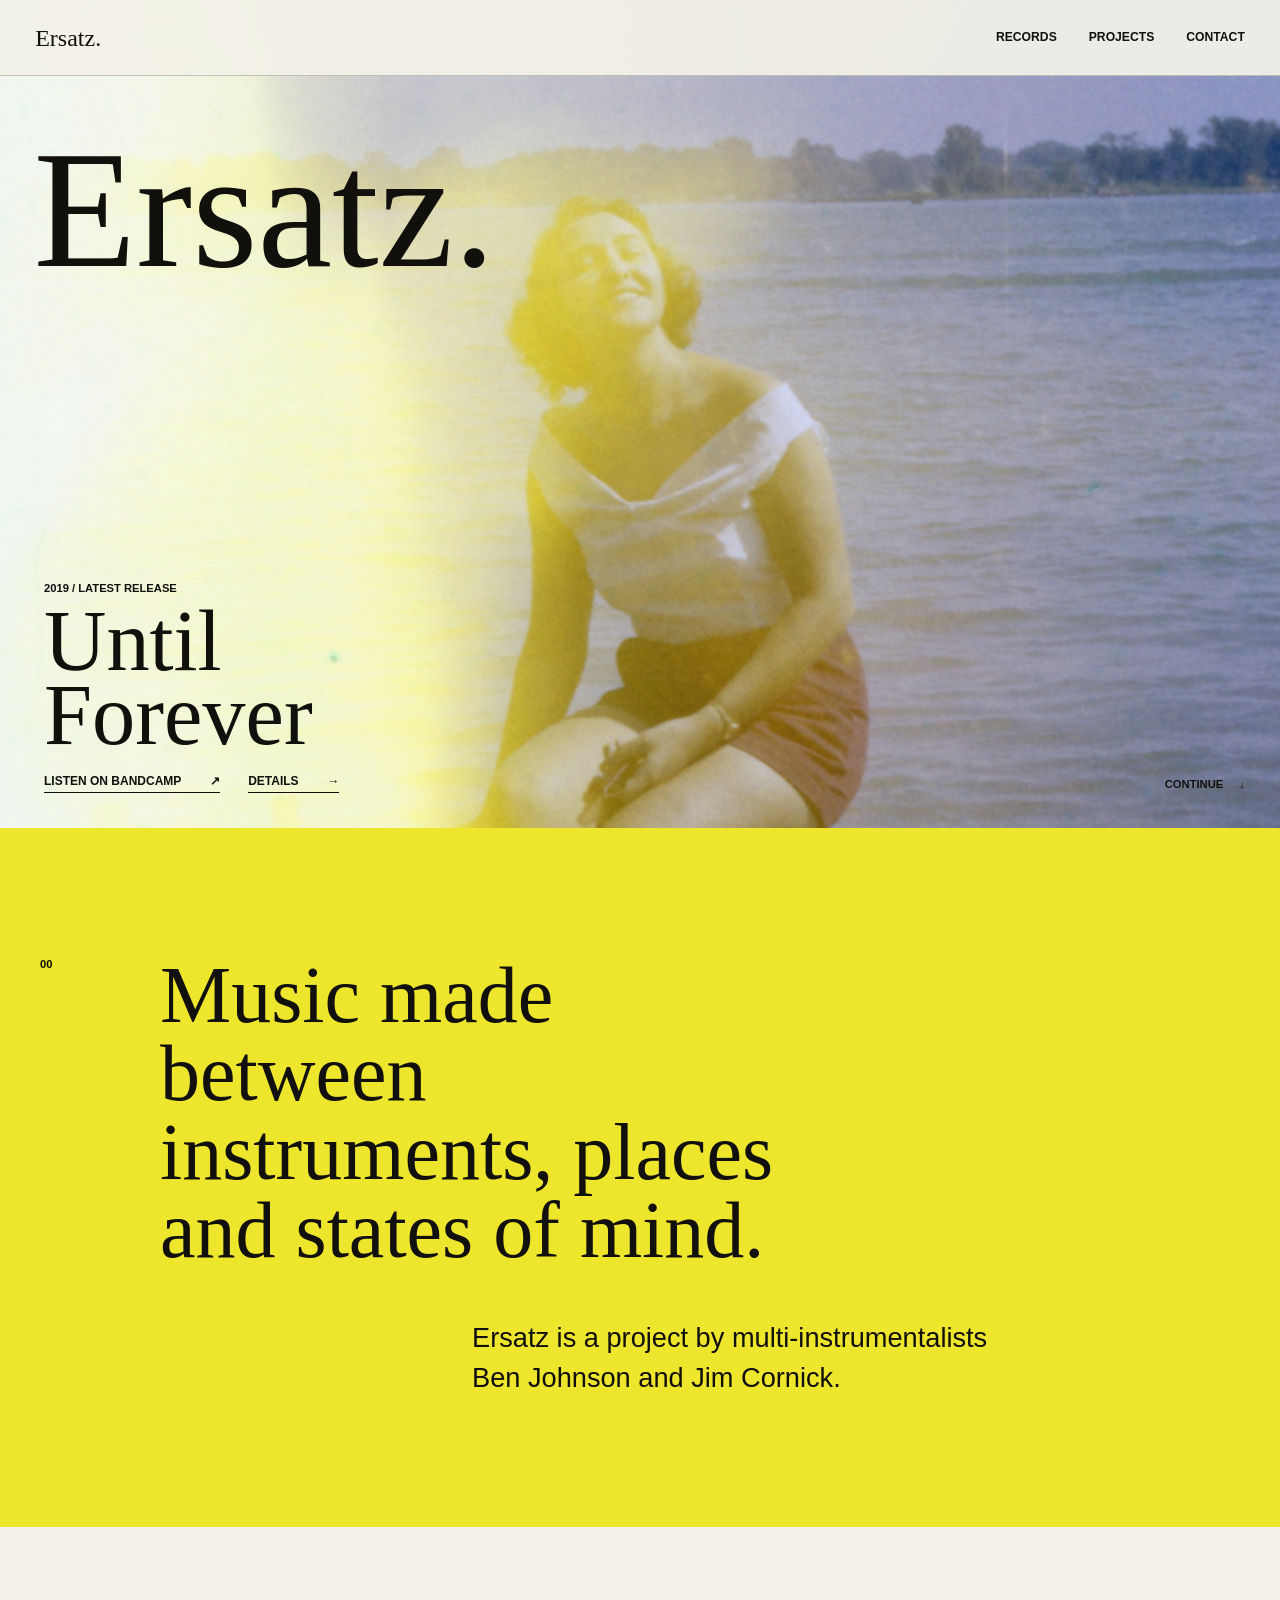
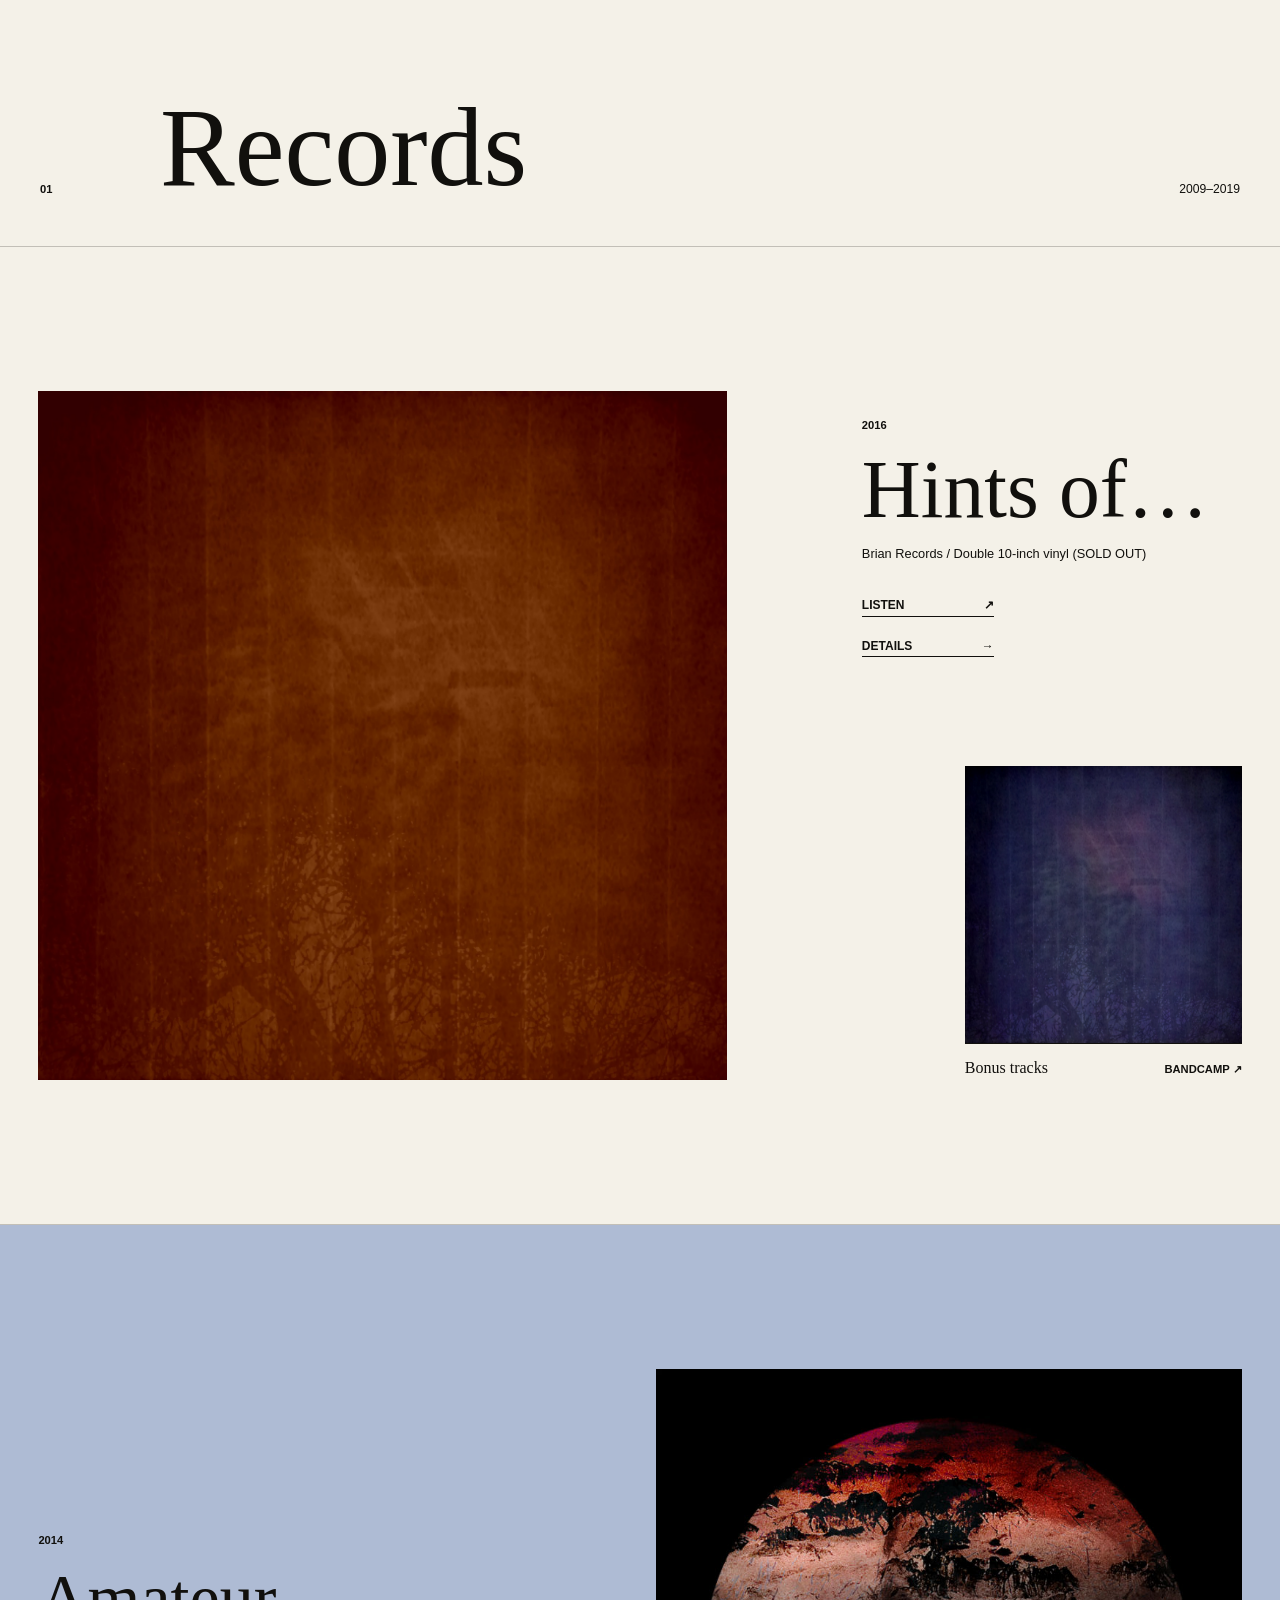
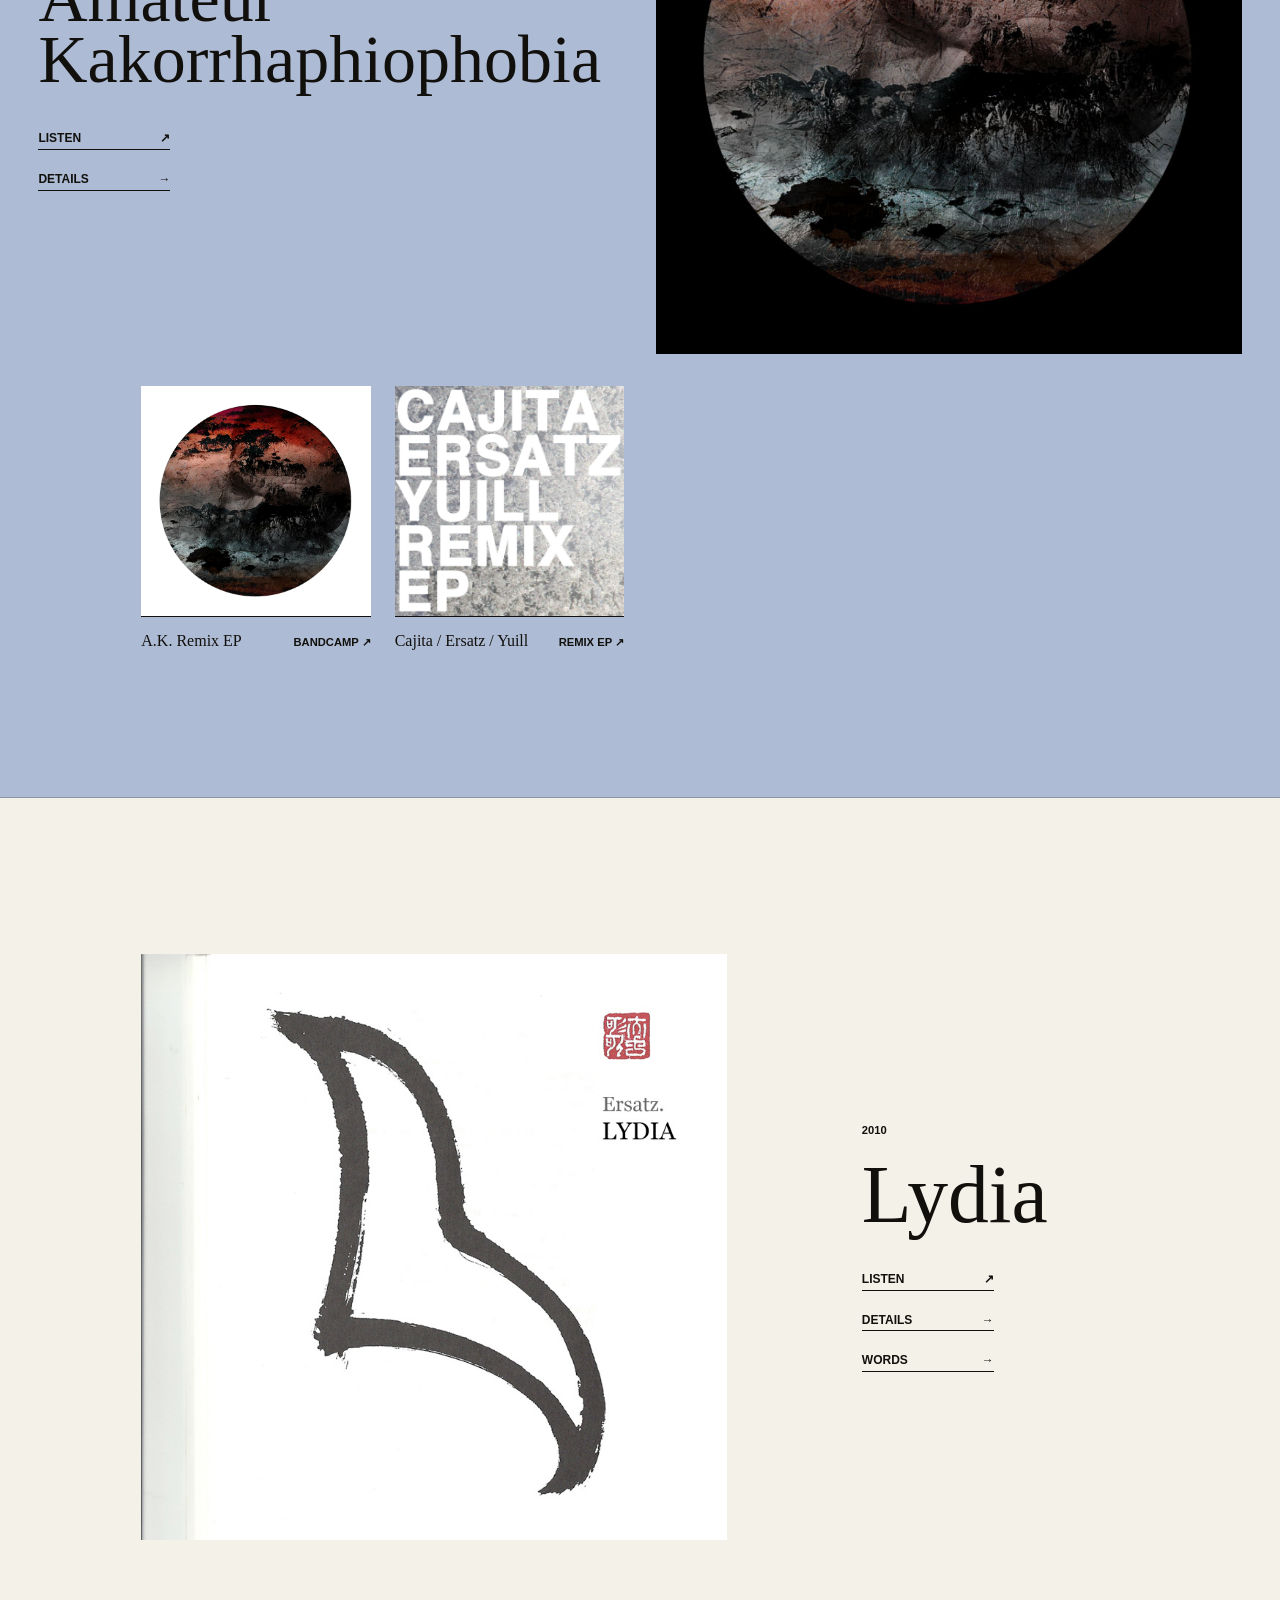
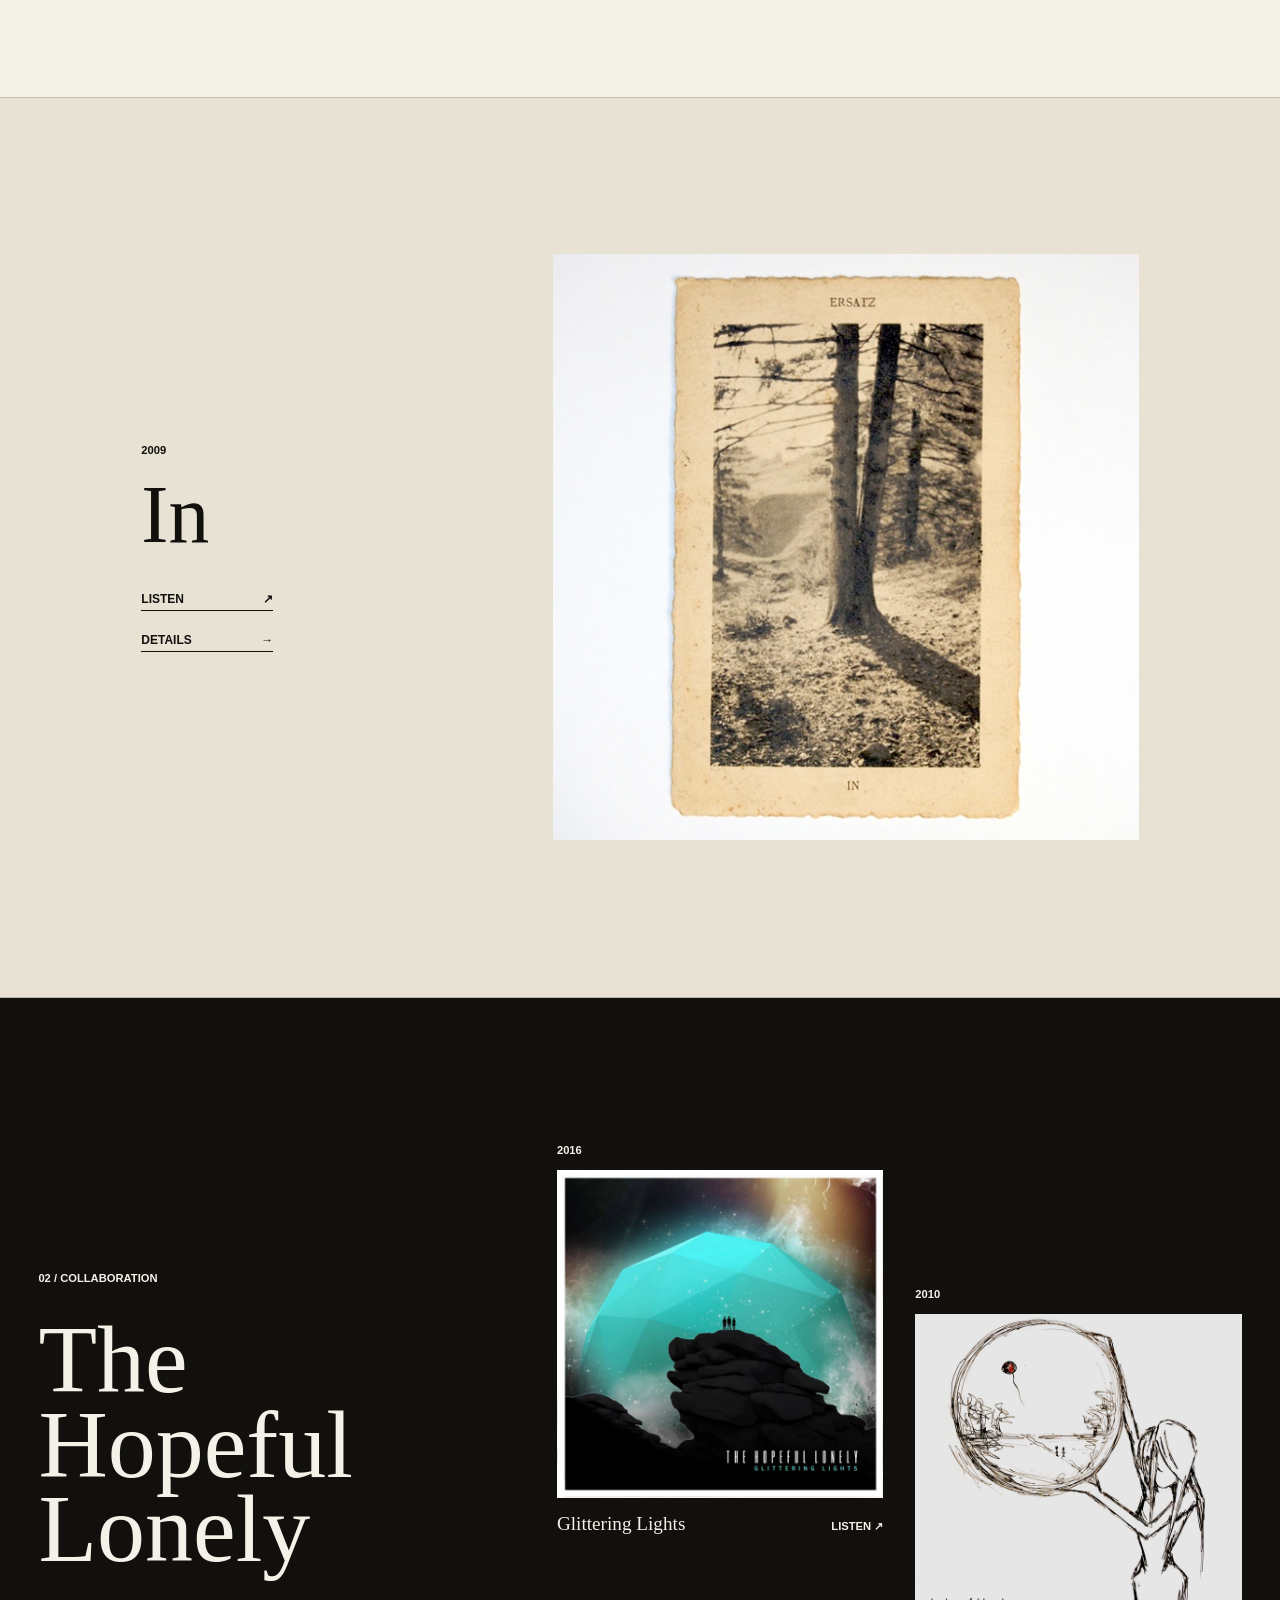
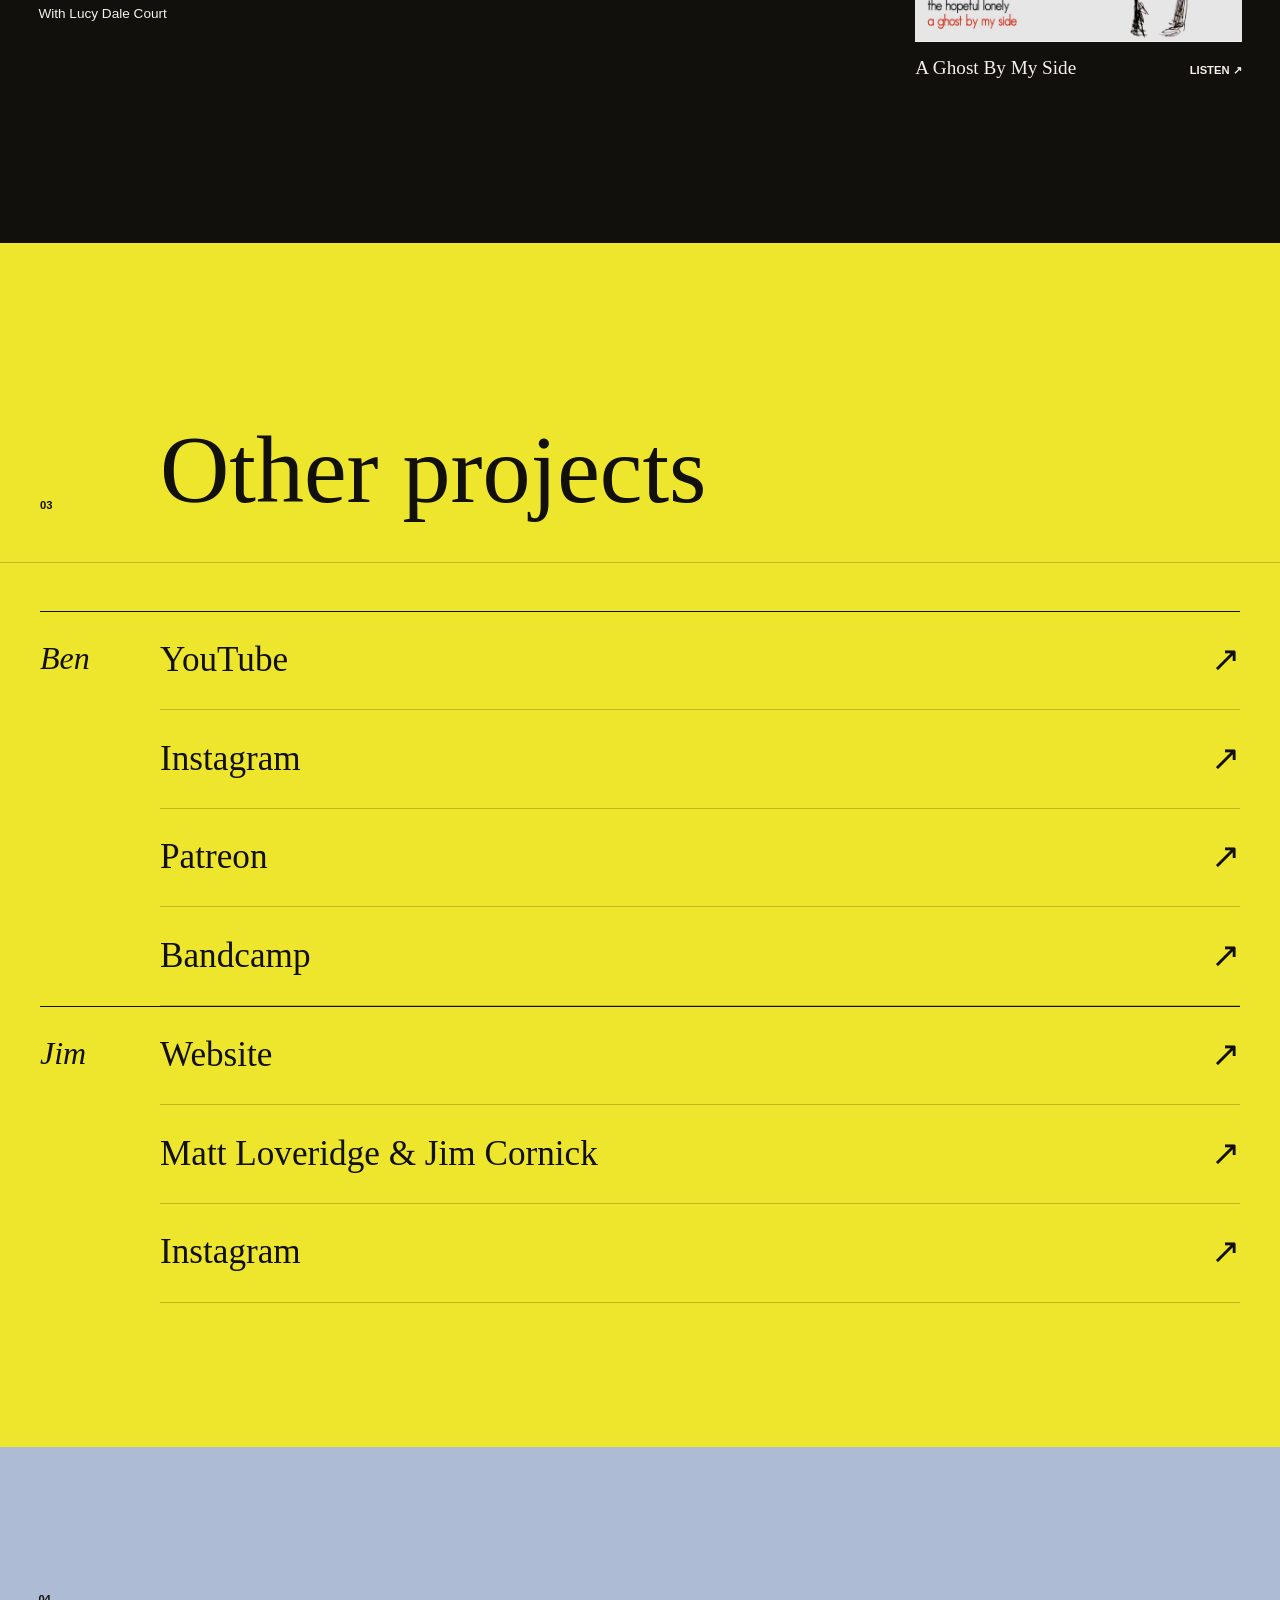
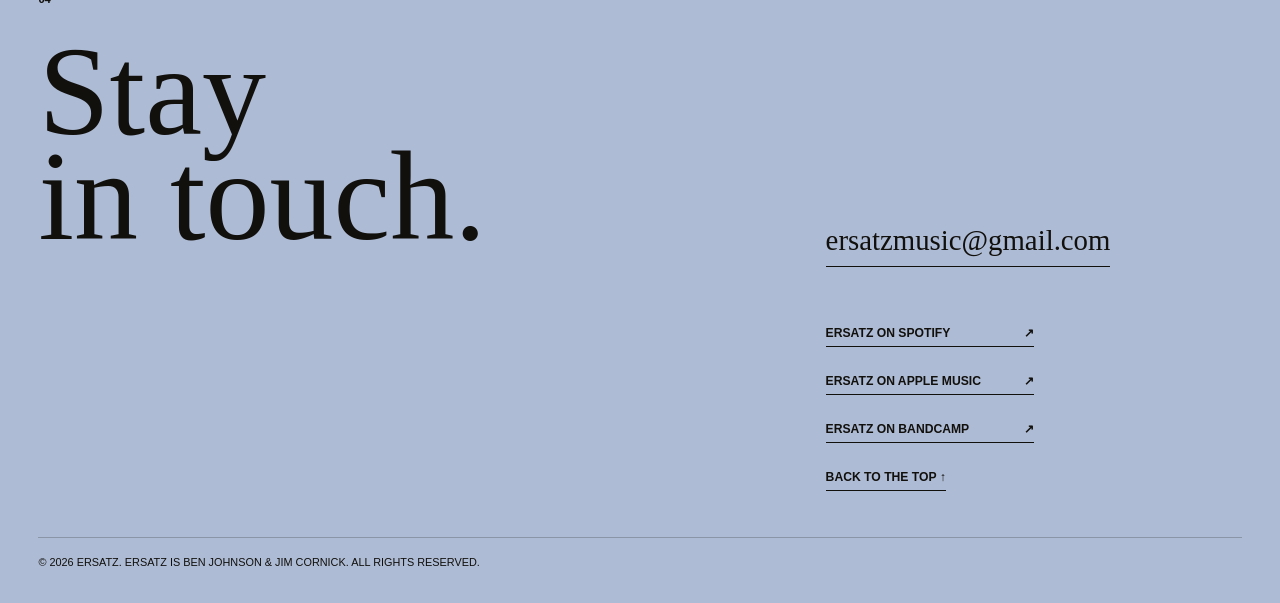
<file: index.html>
<!doctype html>
<html lang="en">
  <head>
    <meta charset="utf-8">
    <meta name="viewport" content="width=device-width, initial-scale=1">
    <meta
      name="description"
      content="Ersatz is the music project of multi-instrumentalists Ben Johnson and Jim Cornick."
    >
    <meta name="theme-color" content="#f2e82a">
    <title>Ersatz / Ben Johnson &amp; Jim Cornick</title>
    <link rel="icon" type="image/png" sizes="32x32" href="assets/icons/favicon-32.png">
    <link rel="icon" type="image/png" sizes="16x16" href="assets/icons/favicon-16.png">
    <link rel="apple-touch-icon" sizes="180x180" href="assets/icons/apple-touch-icon.png">
    <link rel="preload" as="image" href="assets/images/display/until-forever.jpg">
    <link rel="stylesheet" href="styles.css">
    <script src="site.js" defer></script>
  </head>

  <body>
    <a class="skip-link" href="#main">Skip to the music</a>

    <header class="site-header" data-header>
      <a class="header-mark" href="#top" aria-label="Ersatz, back to top">Ersatz.</a>
      <nav class="site-nav" aria-label="Primary navigation">
        <a href="#records">Records</a>
        <a href="#projects">Projects</a>
        <a href="#contact">Contact</a>
      </nav>
    </header>

    <main id="main">
      <section class="hero" id="top" aria-labelledby="hero-title">
        <img
          class="hero-image"
          src="assets/images/display/until-forever.jpg"
          width="1400"
          height="1400"
          alt="A woman seated by water in a sun-faded blue and yellow photograph"
        >
        <div class="hero-wash" aria-hidden="true"></div>
        <div class="hero-brand">
          <h1>Ersatz.</h1>
          <!-- <p>Ben Johnson / Jim Cornick</p> -->
        </div>
        <div class="hero-release">
          <p class="hero-year">2019 / Latest release</p>
          <h2 id="hero-title">Until<br>Forever</h2>
          <div class="hero-actions">
            <a
              class="text-link hero-link"
              href="https://ersatzuk.bandcamp.com/album/until-forever"
              target="_blank"
              rel="noreferrer"
            >
              Listen on Bandcamp <span aria-hidden="true">&#x2197;&#xfe0e;</span>
            </a>
            <a class="text-link" href="until-forever.html">
              Details <span aria-hidden="true">&rarr;</span>
            </a>
          </div>
        </div>
        <a class="hero-scroll" href="#introduction" aria-label="Continue to introduction">
          <span>Continue</span>
          <span aria-hidden="true">&darr;</span>
        </a>
      </section>

      <section class="introduction" id="introduction" aria-labelledby="intro-title">
        <p class="section-number">00</p>
        <div class="introduction-copy" data-reveal>
          <h2 id="intro-title">Music made between instruments, places and states of mind.</h2>
          <p>
            Ersatz is a project by multi-instrumentalists Ben Johnson and Jim Cornick.
          </p>
        </div>
      </section>

      <section class="records" id="records" aria-labelledby="records-title">
        <div class="section-heading">
          <p class="section-number">01</p>
          <h2 id="records-title">Records</h2>
          <p>2009&ndash;2019</p>
        </div>

        <article class="release release-hints" id="hints-of">
          <a
            class="release-art"
            href="https://ersatzuk.bandcamp.com/album/hints-of"
            target="_blank"
            rel="noreferrer"
            aria-label="Listen to Hints of... on Bandcamp"
            data-reveal
          >
            <img
              src="assets/images/display/hints-of.jpg"
              width="1400"
              height="1400"
              loading="lazy"
              alt="Hints of... album cover"
            >
          </a>
          <div class="release-copy" data-reveal>
            <p class="release-index">2016</p>
            <h3>Hints of&hellip;</h3>
            <p class="release-note">Brian Records / Double 10-inch vinyl (SOLD OUT)</p>
            <div class="release-links">
              <a
                class="text-link"
                href="https://ersatzuk.bandcamp.com/album/hints-of"
                target="_blank"
                rel="noreferrer"
              >
                Listen <span aria-hidden="true">&#x2197;&#xfe0e;</span>
              </a>
              <a class="text-link" href="hints-of.html">
                Details <span aria-hidden="true">&rarr;</span>
              </a>
            </div>
          </div>
          <a
            class="edition edition-hints"
            href="https://ersatzuk.bandcamp.com/album/hints-of-bonus-tracks"
            target="_blank"
            rel="noreferrer"
            data-reveal
          >
            <img
              src="assets/images/display/hints-of-bonus-tracks.jpg"
              width="1400"
              height="1400"
              loading="lazy"
              alt="Hints of... Bonus Tracks album cover"
            >
            <span>
              <strong>Bonus tracks</strong>
              <small>Bandcamp &#x2197;&#xfe0e;</small>
            </span>
          </a>
        </article>

        <article class="release release-amateur" id="amateur-kakorrhaphiophobia">
          <div class="release-copy" data-reveal>
            <p class="release-index">2014</p>
            <h3>Amateur<br><span class="long-title">Kakorrhaphiophobia</span></h3>
            <div class="release-links">
              <a
                class="text-link"
                href="https://ersatzuk.bandcamp.com/album/amateur-kakorrhaphiophobia"
                target="_blank"
                rel="noreferrer"
              >
                Listen <span aria-hidden="true">&#x2197;&#xfe0e;</span>
              </a>
              <a class="text-link" href="amateur-kakorrhaphiophobia.html">
                Details <span aria-hidden="true">&rarr;</span>
              </a>
            </div>
          </div>
          <a
            class="release-art"
            href="https://ersatzuk.bandcamp.com/album/amateur-kakorrhaphiophobia"
            target="_blank"
            rel="noreferrer"
            aria-label="Listen to Amateur Kakorrhaphiophobia on Bandcamp"
            data-reveal
          >
            <img
              src="assets/images/display/amateur-kakorrhaphiophobia.jpg"
              width="800"
              height="800"
              loading="lazy"
              alt="Amateur Kakorrhaphiophobia album cover"
            >
          </a>
          <div class="edition-pair" data-reveal>
            <a
              class="edition"
              href="https://ersatzuk.bandcamp.com/album/a-k-remix-ep"
              target="_blank"
              rel="noreferrer"
            >
              <img
                src="assets/images/display/ak-remix.jpg"
                width="1400"
                height="1400"
                loading="lazy"
                alt="A.K. Remix EP album cover"
              >
              <span>
                <strong>A.K. Remix EP</strong>
                <small>Bandcamp &#x2197;&#xfe0e;</small>
              </span>
            </a>
            <a
              class="edition"
              href="https://cajitaersatzyuill.bandcamp.com/album/remix-ep"
              target="_blank"
              rel="noreferrer"
            >
              <img
                src="assets/images/display/cajita-ersatz-yuill-remix.jpg"
                width="1000"
                height="1000"
                loading="lazy"
                alt="Cajita, Ersatz and Yuill Remix EP album cover"
              >
              <span>
                <strong>Cajita / Ersatz / Yuill</strong>
                <small>Remix EP &#x2197;&#xfe0e;</small>
              </span>
            </a>
          </div>
        </article>

        <article class="release release-lydia" id="lydia">
          <a
            class="release-art"
            href="https://ersatzuk.bandcamp.com/album/lydia"
            target="_blank"
            rel="noreferrer"
            aria-label="Listen to Lydia on Bandcamp"
            data-reveal
          >
            <img
              src="assets/images/display/lydia.jpg"
              width="800"
              height="800"
              loading="lazy"
              alt="Lydia album cover"
            >
          </a>
          <div class="release-copy" data-reveal>
            <p class="release-index">2010</p>
            <h3>Lydia</h3>
            <div class="release-links">
              <a
                class="text-link"
                href="https://ersatzuk.bandcamp.com/album/lydia"
                target="_blank"
                rel="noreferrer"
              >
                Listen <span aria-hidden="true">&#x2197;&#xfe0e;</span>
              </a>
              <a class="text-link" href="lydia.html">
                Details <span aria-hidden="true">&rarr;</span>
              </a>
              <a class="text-link" href="lydia-words.html">
                Words <span aria-hidden="true">&rarr;</span>
              </a>
            </div>
          </div>
        </article>

        <article class="release release-in" id="in">
          <div class="release-copy" data-reveal>
            <p class="release-index">2009</p>
            <h3>In</h3>
            <div class="release-links">
              <a
                class="text-link"
                href="https://ersatzuk.bandcamp.com/album/in"
                target="_blank"
                rel="noreferrer"
              >
                Listen <span aria-hidden="true">&#x2197;&#xfe0e;</span>
              </a>
              <a class="text-link" href="in.html">
                Details <span aria-hidden="true">&rarr;</span>
              </a>
            </div>
          </div>
          <a
            class="release-art"
            href="https://ersatzuk.bandcamp.com/album/in"
            target="_blank"
            rel="noreferrer"
            aria-label="Listen to In on Bandcamp"
            data-reveal
          >
            <img
              src="assets/images/display/in.jpg"
              width="600"
              height="600"
              loading="lazy"
              alt="In album cover"
            >
          </a>
        </article>
      </section>

      <section class="hopeful" id="the-hopeful-lonely" aria-labelledby="hopeful-title">
        <div class="hopeful-heading" data-reveal>
          <p class="section-number">02 / Collaboration</p>
          <h2 id="hopeful-title">The Hopeful<br>Lonely</h2>
          <p>With Lucy Dale Court</p>
        </div>
        <div class="hopeful-releases">
          <a
            href="https://thehopefullonely.bandcamp.com/album/glittering-lights"
            target="_blank"
            rel="noreferrer"
            data-reveal
          >
            <small class="hopeful-year">2016</small>
            <img
              src="assets/images/display/glittering-lights.jpg"
              width="1400"
              height="1400"
              loading="lazy"
              alt="Glittering Lights album cover"
            >
            <span><strong>Glittering Lights</strong><small>Listen &#x2197;&#xfe0e;</small></span>
          </a>
          <a
            href="https://thehopefullonely.bandcamp.com/album/a-ghost-by-my-side"
            target="_blank"
            rel="noreferrer"
            data-reveal
          >
            <small class="hopeful-year">2010</small>
            <img
              src="assets/images/display/a-ghost-by-my-side.jpg"
              width="1400"
              height="1400"
              loading="lazy"
              alt="A Ghost By My Side album cover"
            >
            <span><strong>A Ghost By My Side</strong><small>Listen &#x2197;&#xfe0e;</small></span>
          </a>
        </div>
      </section>

      <section class="projects" id="projects" aria-labelledby="projects-title">
        <div class="section-heading section-heading-projects">
          <p class="section-number">03</p>
          <h2 id="projects-title">Other projects</h2>
        </div>

        <div class="project-list" data-reveal>
          <p class="project-owner">Ben</p>
          <a href="https://www.youtube.com/@ersatz_ben" target="_blank" rel="noreferrer">
            <span>YouTube</span><span aria-hidden="true">&#x2197;&#xfe0e;</span>
          </a>
          <a href="https://www.instagram.com/ersatz_ben/" target="_blank" rel="noreferrer">
            <span>Instagram</span><span aria-hidden="true">&#x2197;&#xfe0e;</span>
          </a>
          <a href="https://patreon.com/u55307851" target="_blank" rel="noreferrer">
            <span>Patreon</span><span aria-hidden="true">&#x2197;&#xfe0e;</span>
          </a>
          <a href="https://outbounded.bandcamp.com/" target="_blank" rel="noreferrer">
            <span>Bandcamp</span><span aria-hidden="true">&#x2197;&#xfe0e;</span>
          </a>
        </div>

        <div class="project-list" data-reveal>
          <p class="project-owner">Jim</p>
          <a href="https://www.jimcornick.com/" target="_blank" rel="noreferrer">
            <span>Website</span><span aria-hidden="true">&#x2197;&#xfe0e;</span>
          </a>
          <a href="https://www.loveridgecornick.com/" target="_blank" rel="noreferrer">
            <span>Matt Loveridge &amp; Jim Cornick</span><span aria-hidden="true">&#x2197;&#xfe0e;</span>
          </a>
          <a href="https://www.instagram.com/jimcornickmusic/" target="_blank" rel="noreferrer">
            <span>Instagram</span><span aria-hidden="true">&#x2197;&#xfe0e;</span>
          </a>
        </div>
      </section>

      <footer class="contact" id="contact">
        <div class="contact-title" data-reveal>
          <p class="section-number">04</p>
          <h2>Stay<br>in touch.</h2>
        </div>
        <div class="contact-details" data-reveal>
          <a class="contact-email" href="mailto:ersatzmusic@gmail.com">
            ersatzmusic@gmail.com
          </a>
          <nav class="artist-links" aria-label="Listen to Ersatz">
            <a href="https://open.spotify.com/artist/2UFZzJy82501ZBlEyH9H0L" target="_blank" rel="noreferrer">
              Ersatz on Spotify <span aria-hidden="true">&#x2197;&#xfe0e;</span>
            </a>
            <a href="https://music.apple.com/gb/artist/ersatz/1124556037" target="_blank" rel="noreferrer">
              Ersatz on Apple Music <span aria-hidden="true">&#x2197;&#xfe0e;</span>
            </a>
            <a href="https://ersatzuk.bandcamp.com/" target="_blank" rel="noreferrer">
              Ersatz on Bandcamp <span aria-hidden="true">&#x2197;&#xfe0e;</span>
            </a>
          </nav>
          <a href="#top">Back to the top <span aria-hidden="true">&uarr;</span></a>
        </div>
        <p class="copyright">&copy; 2026 Ersatz. Ersatz is Ben Johnson &amp; Jim Cornick. All rights reserved.</p>
      </footer>
    </main>
  </body>
</html>
</file>
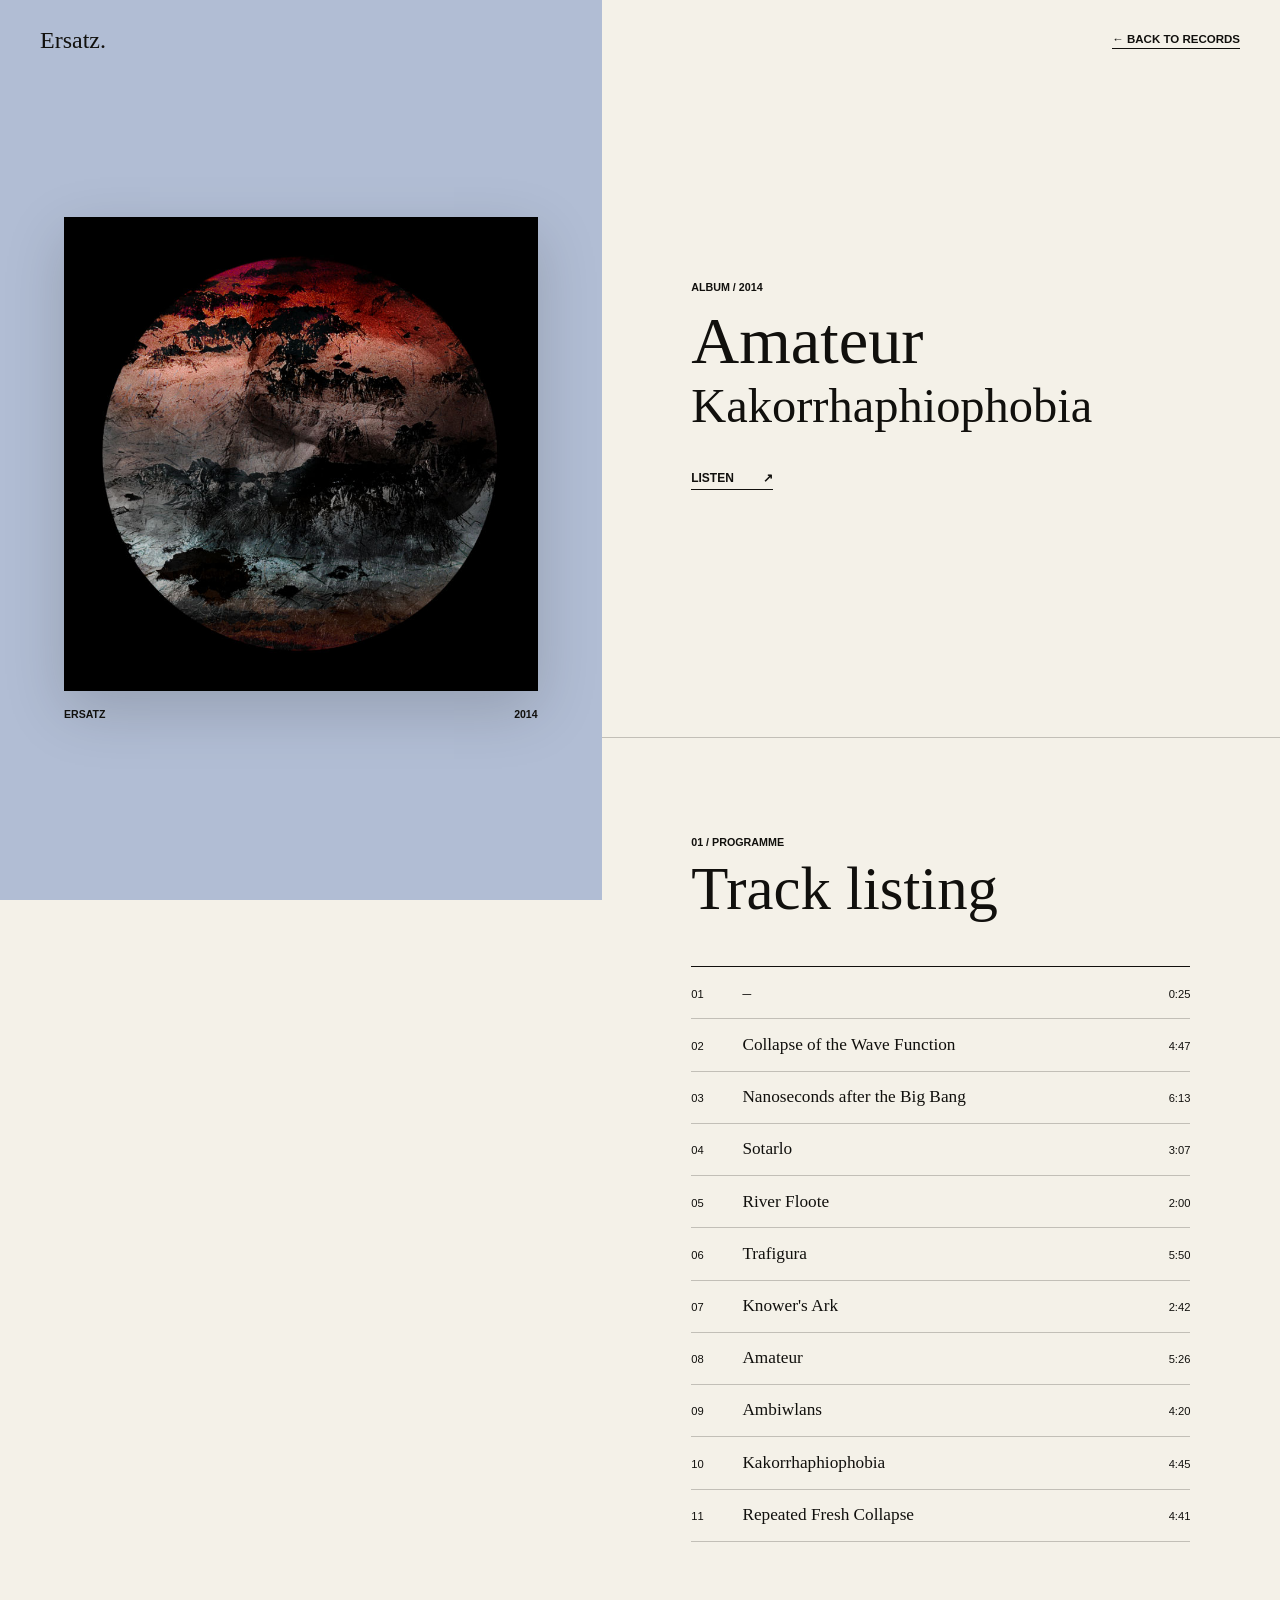
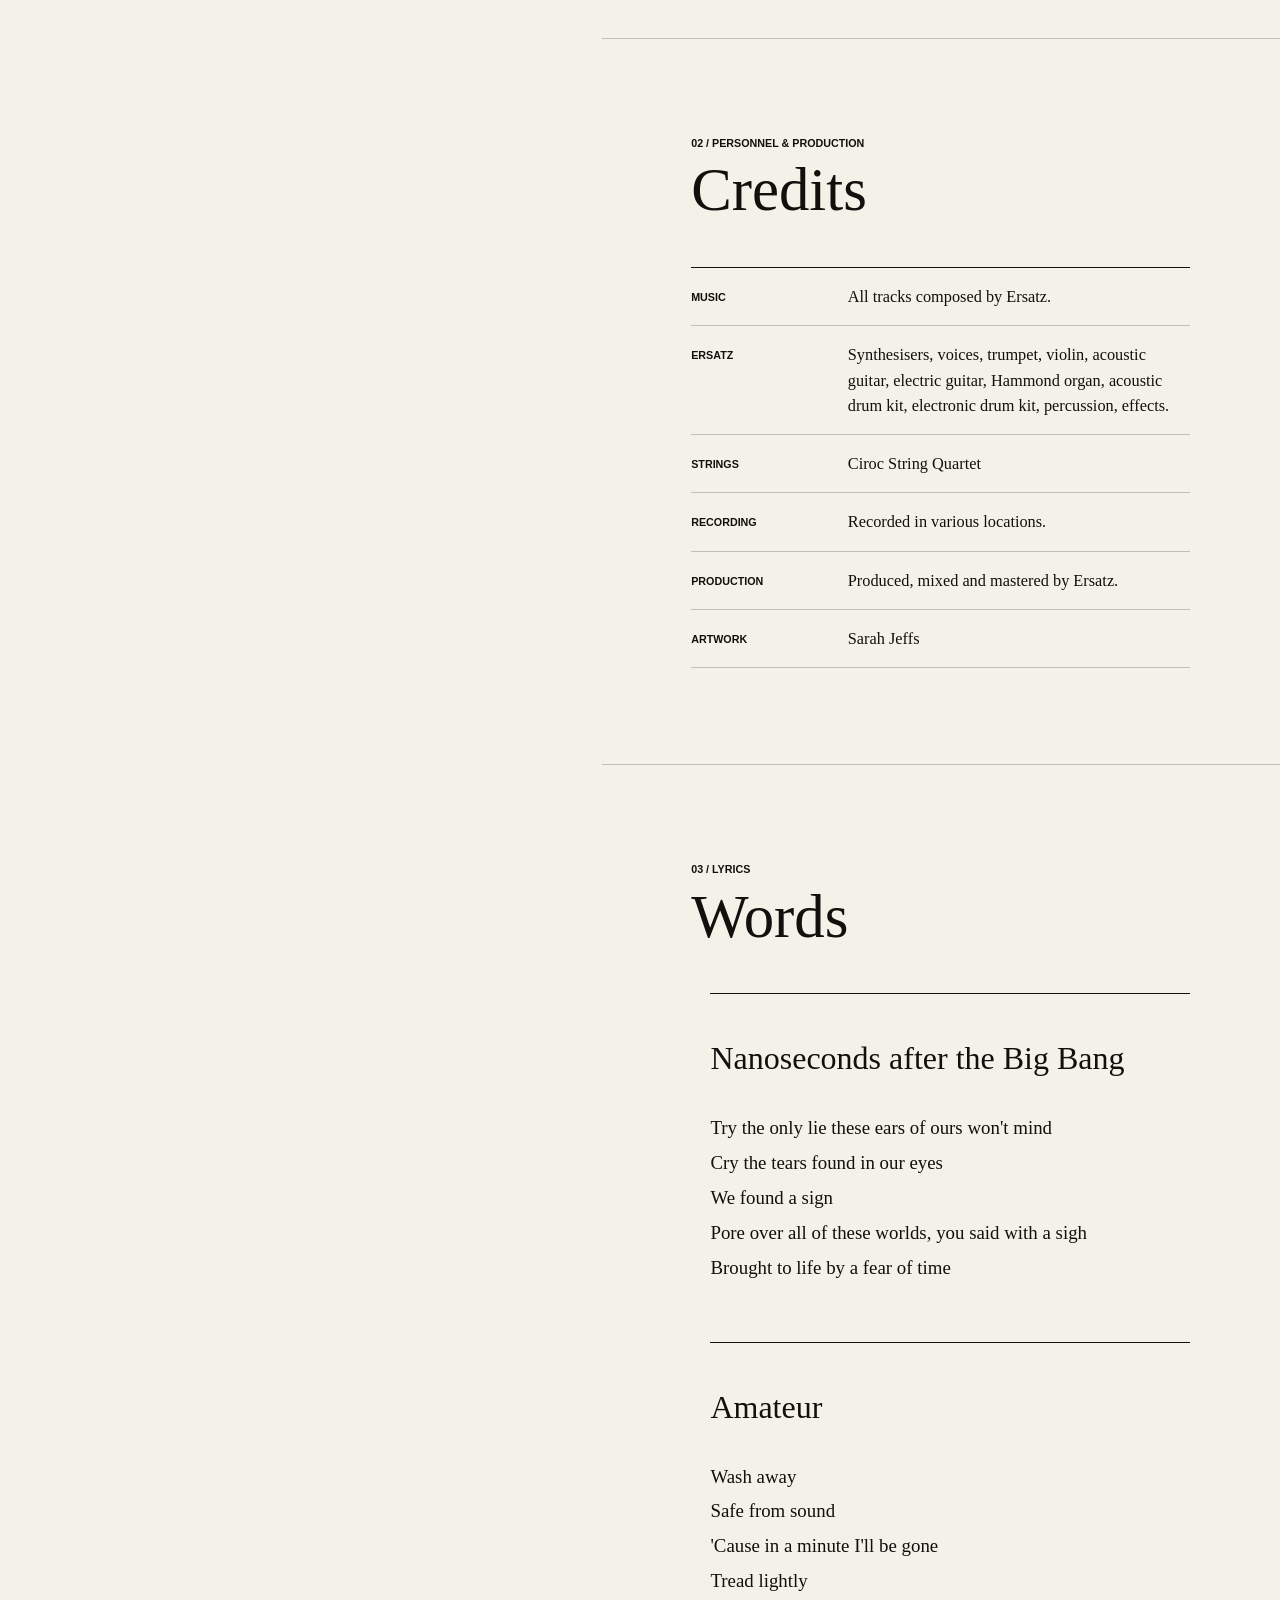
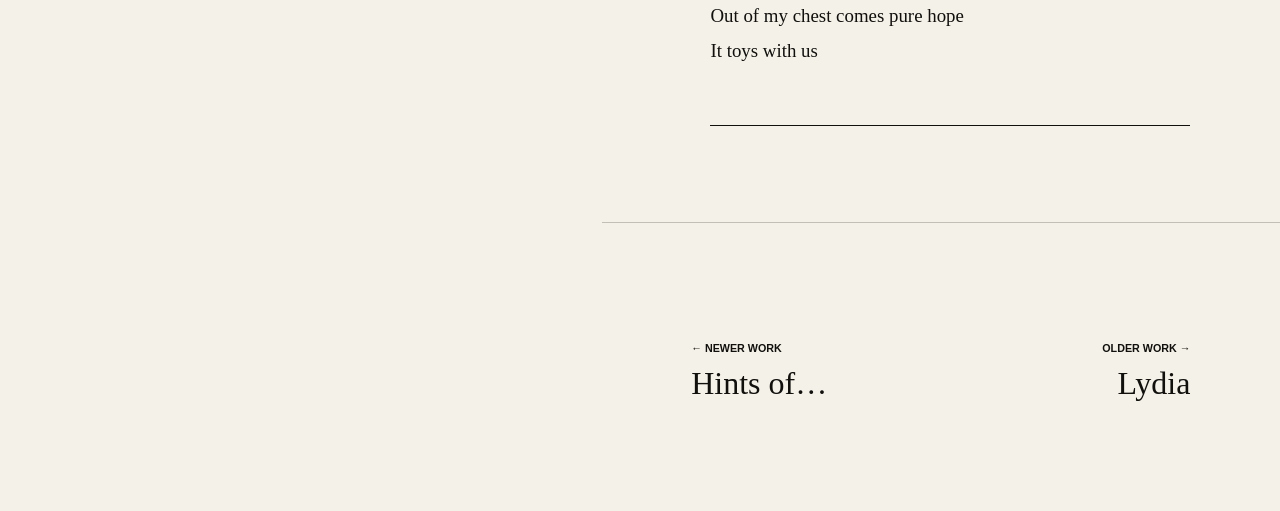
<file: amateur-kakorrhaphiophobia.html>
<!doctype html>
<html lang="en">
  <head>
    <meta charset="utf-8">
    <meta name="viewport" content="width=device-width, initial-scale=1">
    <meta name="description" content="Amateur Kakorrhaphiophobia by Ersatz. Track listing, lyrics and recording credits.">
    <meta name="theme-color" content="#b1bdd4">
    <title>Amateur Kakorrhaphiophobia / Ersatz</title>
    <link rel="icon" type="image/png" sizes="32x32" href="assets/icons/favicon-32.png">
    <link rel="icon" type="image/png" sizes="16x16" href="assets/icons/favicon-16.png">
    <link rel="apple-touch-icon" sizes="180x180" href="assets/icons/apple-touch-icon.png">
    <link rel="stylesheet" href="styles.css">
    <link rel="stylesheet" href="release-pages.css">
  </head>
  <body class="album-page album-amateur">
    <header class="album-header">
      <a href="index.html" aria-label="Ersatz home page">Ersatz.</a>
      <a href="index.html#records"><span aria-hidden="true">&larr;</span> Back to records</a>
    </header>
    <main class="album-layout">
      <aside class="album-art-panel">
        <figure class="album-cover">
          <img src="assets/images/display/amateur-kakorrhaphiophobia.jpg" width="800" height="800" alt="Amateur Kakorrhaphiophobia album artwork">
          <figcaption><span>Ersatz</span><span>2014</span></figcaption>
        </figure>
      </aside>
      <article class="album-content">
        <section class="album-intro" aria-labelledby="album-title">
          <p class="album-kicker">Album / 2014</p>
          <h1 class="album-long-title" id="album-title">Amateur<br><span class="long-word">Kakorrhaphiophobia</span></h1>
          <div class="album-actions">
            <a class="text-link" href="https://ersatzuk.bandcamp.com/album/amateur-kakorrhaphiophobia" target="_blank" rel="noreferrer">Listen <span aria-hidden="true">&#x2197;&#xfe0e;</span></a>
          </div>
        </section>
        <section class="album-section" aria-labelledby="tracks-title">
          <p class="album-section-label">01 / Programme</p>
          <h2 id="tracks-title">Track listing</h2>
          <ol class="track-list">
            <li><span class="track-number">01</span><span class="track-title">&ndash;</span><span class="track-time">0:25</span></li>
            <li><span class="track-number">02</span><span class="track-title">Collapse of the Wave Function</span><span class="track-time">4:47</span></li>
            <li><span class="track-number">03</span><span class="track-title">Nanoseconds after the Big Bang</span><span class="track-time">6:13</span></li>
            <li><span class="track-number">04</span><span class="track-title">Sotarlo</span><span class="track-time">3:07</span></li>
            <li><span class="track-number">05</span><span class="track-title">River Floote</span><span class="track-time">2:00</span></li>
            <li><span class="track-number">06</span><span class="track-title">Trafigura</span><span class="track-time">5:50</span></li>
            <li><span class="track-number">07</span><span class="track-title">Knower's Ark</span><span class="track-time">2:42</span></li>
            <li><span class="track-number">08</span><span class="track-title">Amateur</span><span class="track-time">5:26</span></li>
            <li><span class="track-number">09</span><span class="track-title">Ambiwlans</span><span class="track-time">4:20</span></li>
            <li><span class="track-number">10</span><span class="track-title">Kakorrhaphiophobia</span><span class="track-time">4:45</span></li>
            <li><span class="track-number">11</span><span class="track-title">Repeated Fresh Collapse</span><span class="track-time">4:41</span></li>
          </ol>
        </section>
        <section class="album-section" aria-labelledby="credits-title">
          <p class="album-section-label">02 / Personnel &amp; production</p>
          <h2 id="credits-title">Credits</h2>
          <dl class="credit-list">
            <div><dt>Music</dt><dd>All tracks composed by Ersatz.</dd></div>
            <div><dt>Ersatz</dt><dd>Synthesisers, voices, trumpet, violin, acoustic guitar, electric guitar, Hammond organ, acoustic drum kit, electronic drum kit, percussion, effects.</dd></div>
            <div><dt>Strings</dt><dd>Ciroc String Quartet</dd></div>
            <div><dt>Recording</dt><dd>Recorded in various locations.</dd></div>
            <div><dt>Production</dt><dd>Produced, mixed and mastered by Ersatz.</dd></div>
            <div><dt>Artwork</dt><dd>Sarah Jeffs</dd></div>
          </dl>
        </section>
        <section class="album-section" aria-labelledby="lyrics-title">
          <p class="album-section-label">03 / Lyrics</p>
          <h2 id="lyrics-title">Words</h2>
          <div class="liner-note">
            <h3>Nanoseconds after the Big Bang</h3>
            <p class="liner-lyrics">Try the only lie these ears of ours won't mind<br>Cry the tears found in our eyes<br>We found a sign<br>Pore over all of these worlds, you said with a sigh<br>Brought to life by a fear of time</p>
          </div>
          <div class="liner-note">
            <h3>Amateur</h3>
            <p class="liner-lyrics">Wash away<br>Safe from sound<br>'Cause in a minute I'll be gone<br>Tread lightly<br>Out of my chest comes pure hope<br>It toys with us</p>
          </div>
        </section>
        <nav class="album-pagination" aria-label="Other records">
          <a href="hints-of.html"><span class="pagination-direction">&larr; Newer work</span><span class="pagination-title">Hints of&hellip;</span></a>
          <a href="lydia.html"><span class="pagination-direction">Older work &rarr;</span><span class="pagination-title">Lydia</span></a>
        </nav>
      </article>
    </main>
  </body>
</html>
</file>
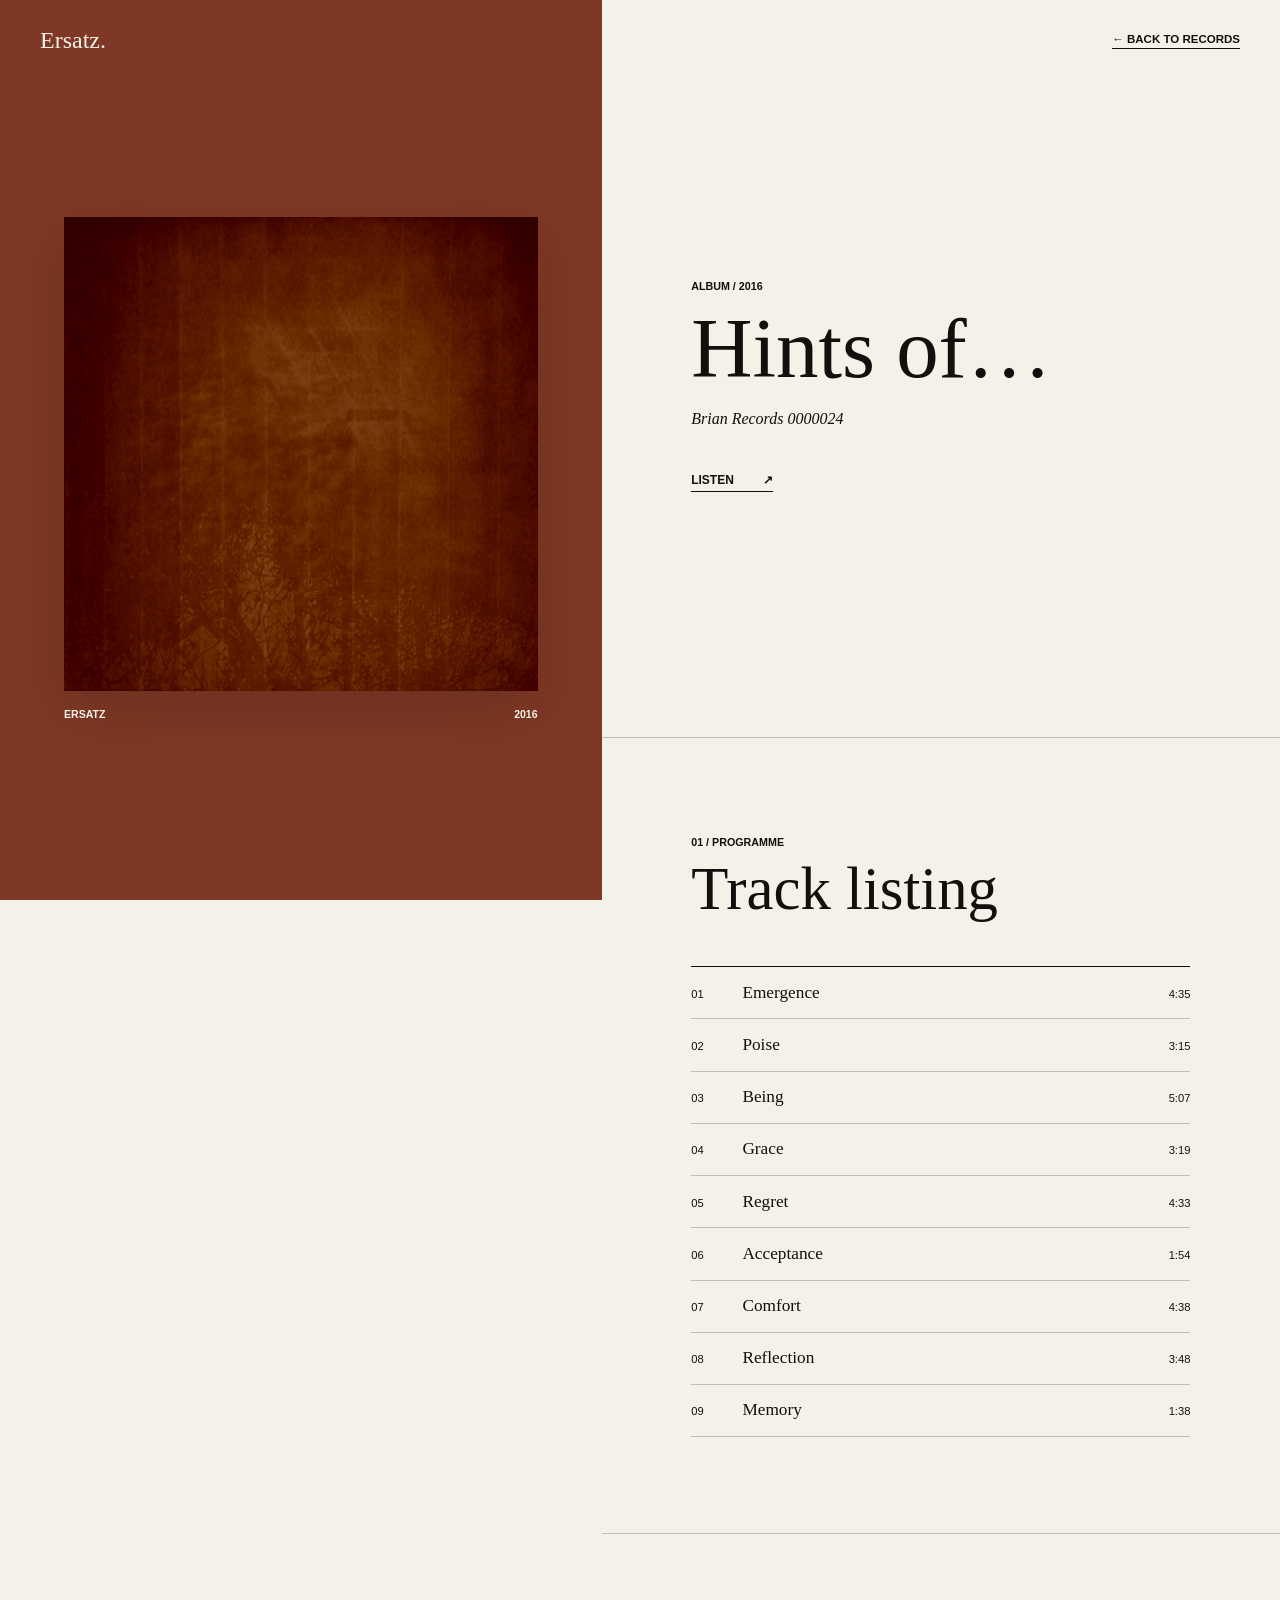
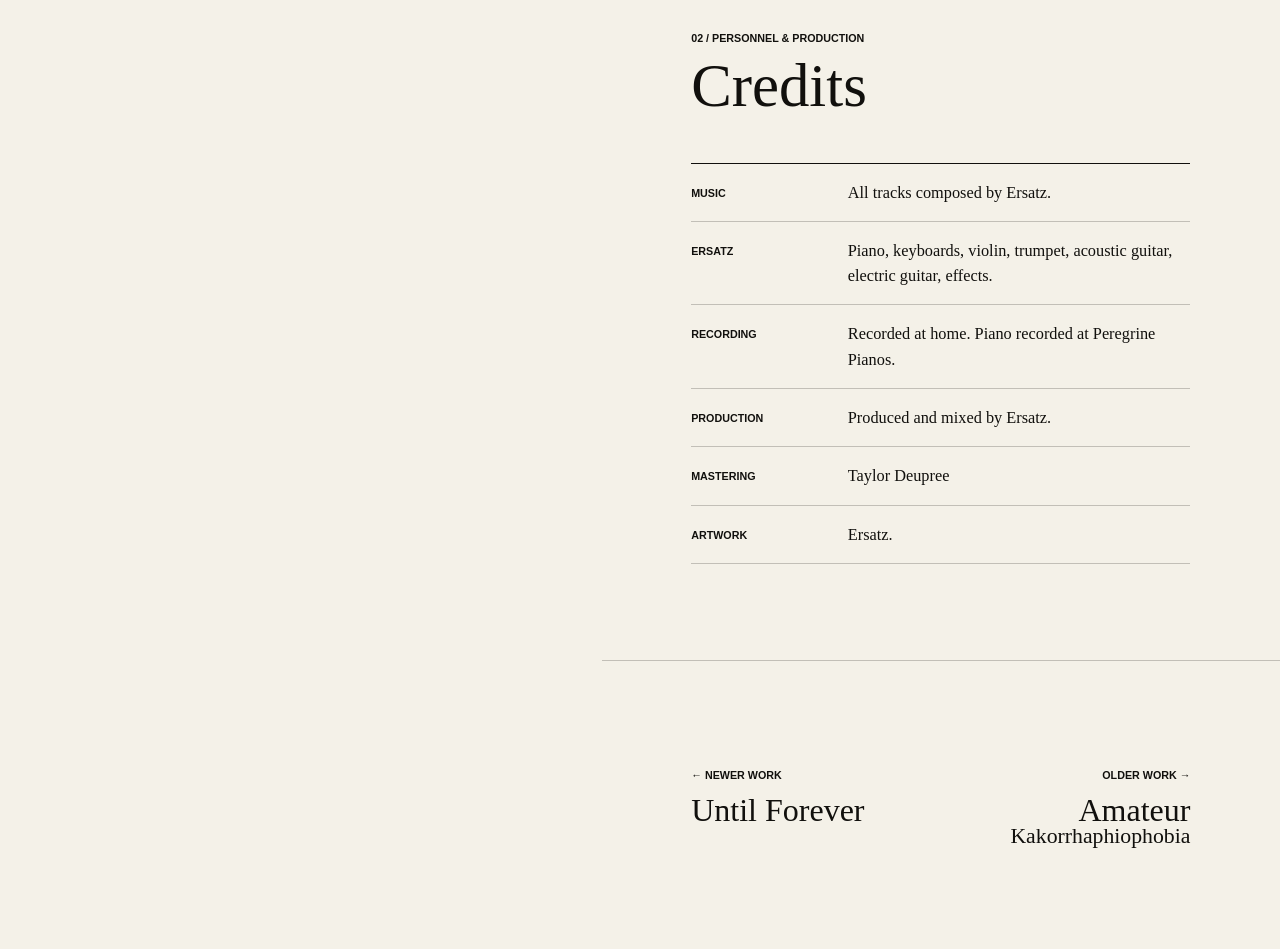
<file: hints-of.html>
<!doctype html>
<html lang="en">
  <head>
    <meta charset="utf-8">
    <meta name="viewport" content="width=device-width, initial-scale=1">
    <meta name="description" content="Hints of... by Ersatz. Track listing and recording credits.">
    <meta name="theme-color" content="#7f3825">
    <title>Hints of... / Ersatz</title>
    <link rel="icon" type="image/png" sizes="32x32" href="assets/icons/favicon-32.png">
    <link rel="icon" type="image/png" sizes="16x16" href="assets/icons/favicon-16.png">
    <link rel="apple-touch-icon" sizes="180x180" href="assets/icons/apple-touch-icon.png">
    <link rel="stylesheet" href="styles.css">
    <link rel="stylesheet" href="release-pages.css">
  </head>
  <body class="album-page album-hints">
    <header class="album-header">
      <a href="index.html" aria-label="Ersatz home page">Ersatz.</a>
      <a href="index.html#records"><span aria-hidden="true">&larr;</span> Back to records</a>
    </header>
    <main class="album-layout">
      <aside class="album-art-panel">
        <figure class="album-cover">
          <img src="assets/images/display/hints-of.jpg" width="1400" height="1400" alt="Hints of... album artwork">
          <figcaption><span>Ersatz</span><span>2016</span></figcaption>
        </figure>
      </aside>
      <article class="album-content">
        <section class="album-intro" aria-labelledby="album-title">
          <p class="album-kicker">Album / 2016</p>
          <h1 class="album-title-single" id="album-title">Hints of&hellip;</h1>
          <p class="album-catalogue">Brian Records 0000024</p>
          <div class="album-actions">
            <a class="text-link" href="https://ersatzuk.bandcamp.com/album/hints-of" target="_blank" rel="noreferrer">Listen <span aria-hidden="true">&#x2197;&#xfe0e;</span></a>
          </div>
        </section>
        <section class="album-section" aria-labelledby="tracks-title">
          <p class="album-section-label">01 / Programme</p>
          <h2 id="tracks-title">Track listing</h2>
          <ol class="track-list">
            <li><span class="track-number">01</span><span class="track-title">Emergence</span><span class="track-time">4:35</span></li>
            <li><span class="track-number">02</span><span class="track-title">Poise</span><span class="track-time">3:15</span></li>
            <li><span class="track-number">03</span><span class="track-title">Being</span><span class="track-time">5:07</span></li>
            <li><span class="track-number">04</span><span class="track-title">Grace</span><span class="track-time">3:19</span></li>
            <li><span class="track-number">05</span><span class="track-title">Regret</span><span class="track-time">4:33</span></li>
            <li><span class="track-number">06</span><span class="track-title">Acceptance</span><span class="track-time">1:54</span></li>
            <li><span class="track-number">07</span><span class="track-title">Comfort</span><span class="track-time">4:38</span></li>
            <li><span class="track-number">08</span><span class="track-title">Reflection</span><span class="track-time">3:48</span></li>
            <li><span class="track-number">09</span><span class="track-title">Memory</span><span class="track-time">1:38</span></li>
          </ol>
        </section>
        <section class="album-section" aria-labelledby="credits-title">
          <p class="album-section-label">02 / Personnel &amp; production</p>
          <h2 id="credits-title">Credits</h2>
          <dl class="credit-list">
            <div><dt>Music</dt><dd>All tracks composed by Ersatz.</dd></div>
            <div><dt>Ersatz</dt><dd>Piano, keyboards, violin, trumpet, acoustic guitar, electric guitar, effects.</dd></div>
            <div><dt>Recording</dt><dd>Recorded at home. Piano recorded at Peregrine Pianos.</dd></div>
            <div><dt>Production</dt><dd>Produced and mixed by Ersatz.</dd></div>
            <div><dt>Mastering</dt><dd>Taylor Deupree</dd></div>
            <div><dt>Artwork</dt><dd>Ersatz.</dd></div>
          </dl>
        </section>
        <nav class="album-pagination" aria-label="Other records">
          <a href="until-forever.html"><span class="pagination-direction">&larr; Newer work</span><span class="pagination-title">Until Forever</span></a>
          <a href="amateur-kakorrhaphiophobia.html"><span class="pagination-direction">Older work &rarr;</span><span class="pagination-title">Amateur <span class="pagination-long-word">Kakorrhaphiophobia</span></span></a>
        </nav>
      </article>
    </main>
  </body>
</html>
</file>
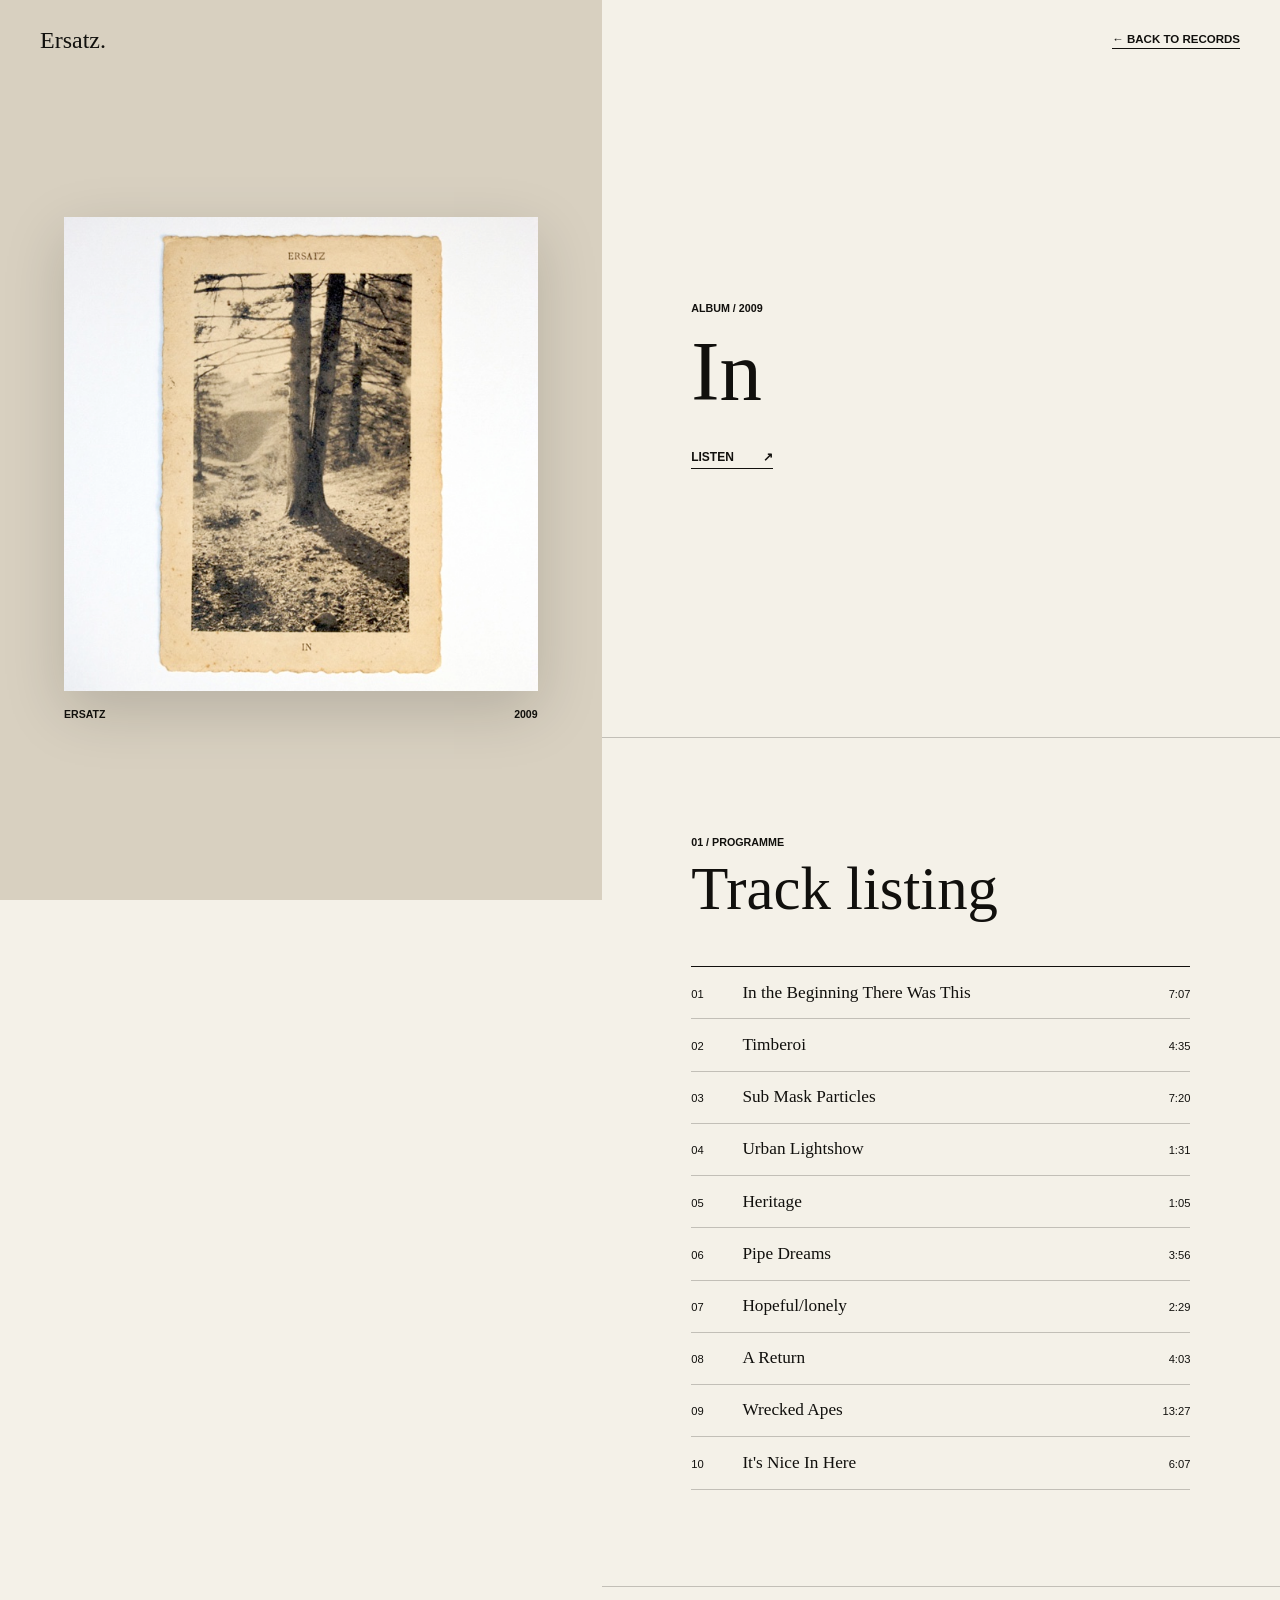
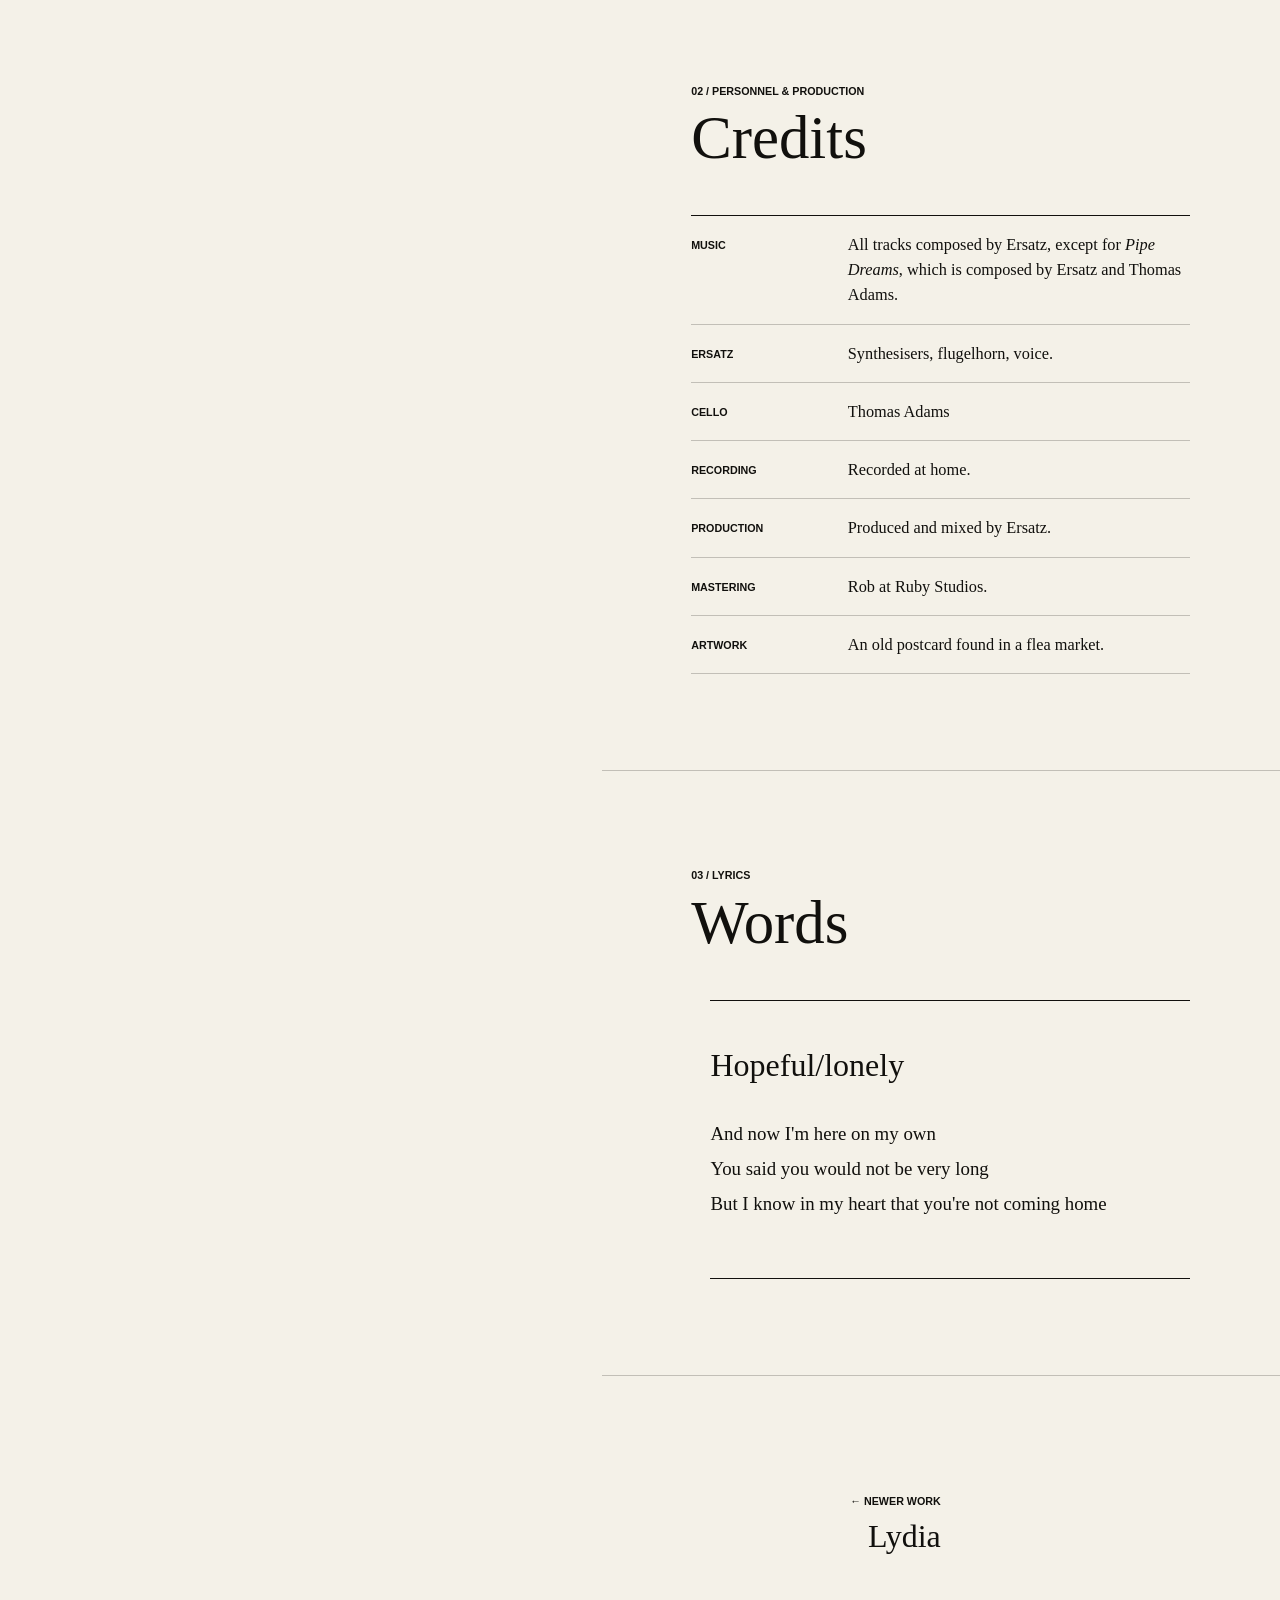
<file: in.html>
<!doctype html>
<html lang="en">
  <head>
    <meta charset="utf-8">
    <meta name="viewport" content="width=device-width, initial-scale=1">
    <meta name="description" content="In by Ersatz. Track listing, lyrics and recording credits.">
    <meta name="theme-color" content="#d8d0c0">
    <title>In / Ersatz</title>
    <link rel="icon" type="image/png" sizes="32x32" href="assets/icons/favicon-32.png">
    <link rel="icon" type="image/png" sizes="16x16" href="assets/icons/favicon-16.png">
    <link rel="apple-touch-icon" sizes="180x180" href="assets/icons/apple-touch-icon.png">
    <link rel="stylesheet" href="styles.css">
    <link rel="stylesheet" href="release-pages.css">
  </head>
  <body class="album-page album-in">
    <header class="album-header">
      <a href="index.html" aria-label="Ersatz home page">Ersatz.</a>
      <a href="index.html#records"><span aria-hidden="true">&larr;</span> Back to records</a>
    </header>
    <main class="album-layout">
      <aside class="album-art-panel">
        <figure class="album-cover">
          <img src="assets/images/display/in.jpg" width="600" height="600" alt="In album artwork">
          <figcaption><span>Ersatz</span><span>2009</span></figcaption>
        </figure>
      </aside>
      <article class="album-content">
        <section class="album-intro" aria-labelledby="album-title">
          <p class="album-kicker">Album / 2009</p>
          <h1 id="album-title">In</h1>
          <div class="album-actions">
            <a class="text-link" href="https://ersatzuk.bandcamp.com/album/in" target="_blank" rel="noreferrer">Listen <span aria-hidden="true">&#x2197;&#xfe0e;</span></a>
          </div>
        </section>
        <section class="album-section" aria-labelledby="tracks-title">
          <p class="album-section-label">01 / Programme</p>
          <h2 id="tracks-title">Track listing</h2>
          <ol class="track-list">
            <li><span class="track-number">01</span><span class="track-title">In the Beginning There Was This</span><span class="track-time">7:07</span></li>
            <li><span class="track-number">02</span><span class="track-title">Timberoi</span><span class="track-time">4:35</span></li>
            <li><span class="track-number">03</span><span class="track-title">Sub Mask Particles</span><span class="track-time">7:20</span></li>
            <li><span class="track-number">04</span><span class="track-title">Urban Lightshow</span><span class="track-time">1:31</span></li>
            <li><span class="track-number">05</span><span class="track-title">Heritage</span><span class="track-time">1:05</span></li>
            <li><span class="track-number">06</span><span class="track-title">Pipe Dreams</span><span class="track-time">3:56</span></li>
            <li><span class="track-number">07</span><span class="track-title">Hopeful/lonely</span><span class="track-time">2:29</span></li>
            <li><span class="track-number">08</span><span class="track-title">A Return</span><span class="track-time">4:03</span></li>
            <li><span class="track-number">09</span><span class="track-title">Wrecked Apes</span><span class="track-time">13:27</span></li>
            <li><span class="track-number">10</span><span class="track-title">It's Nice In Here</span><span class="track-time">6:07</span></li>
          </ol>
        </section>
        <section class="album-section" aria-labelledby="credits-title">
          <p class="album-section-label">02 / Personnel &amp; production</p>
          <h2 id="credits-title">Credits</h2>
          <dl class="credit-list">
            <div><dt>Music</dt><dd>All tracks composed by Ersatz, except for <em>Pipe Dreams</em>, which is composed by Ersatz and Thomas Adams.</dd></div>
            <div><dt>Ersatz</dt><dd>Synthesisers, flugelhorn, voice.</dd></div>
            <div><dt>Cello</dt><dd>Thomas Adams</dd></div>
            <div><dt>Recording</dt><dd>Recorded at home.</dd></div>
            <div><dt>Production</dt><dd>Produced and mixed by Ersatz.</dd></div>
            <div><dt>Mastering</dt><dd>Rob at Ruby Studios.</dd></div>
            <div><dt>Artwork</dt><dd>An old postcard found in a flea market.</dd></div>
          </dl>
        </section>
        <section class="album-section" aria-labelledby="lyrics-title">
          <p class="album-section-label">03 / Lyrics</p>
          <h2 id="lyrics-title">Words</h2>
          <div class="liner-note">
            <h3>Hopeful/lonely</h3>
            <p class="liner-lyrics">And now I'm here on my own<br>You said you would not be very long<br>But I know in my heart that you're not coming home</p>
          </div>
        </section>
        <nav class="album-pagination" aria-label="Other records">
          <a href="lydia.html"><span class="pagination-direction">&larr; Newer work</span><span class="pagination-title">Lydia</span></a>
        </nav>
      </article>
    </main>
  </body>
</html>
</file>
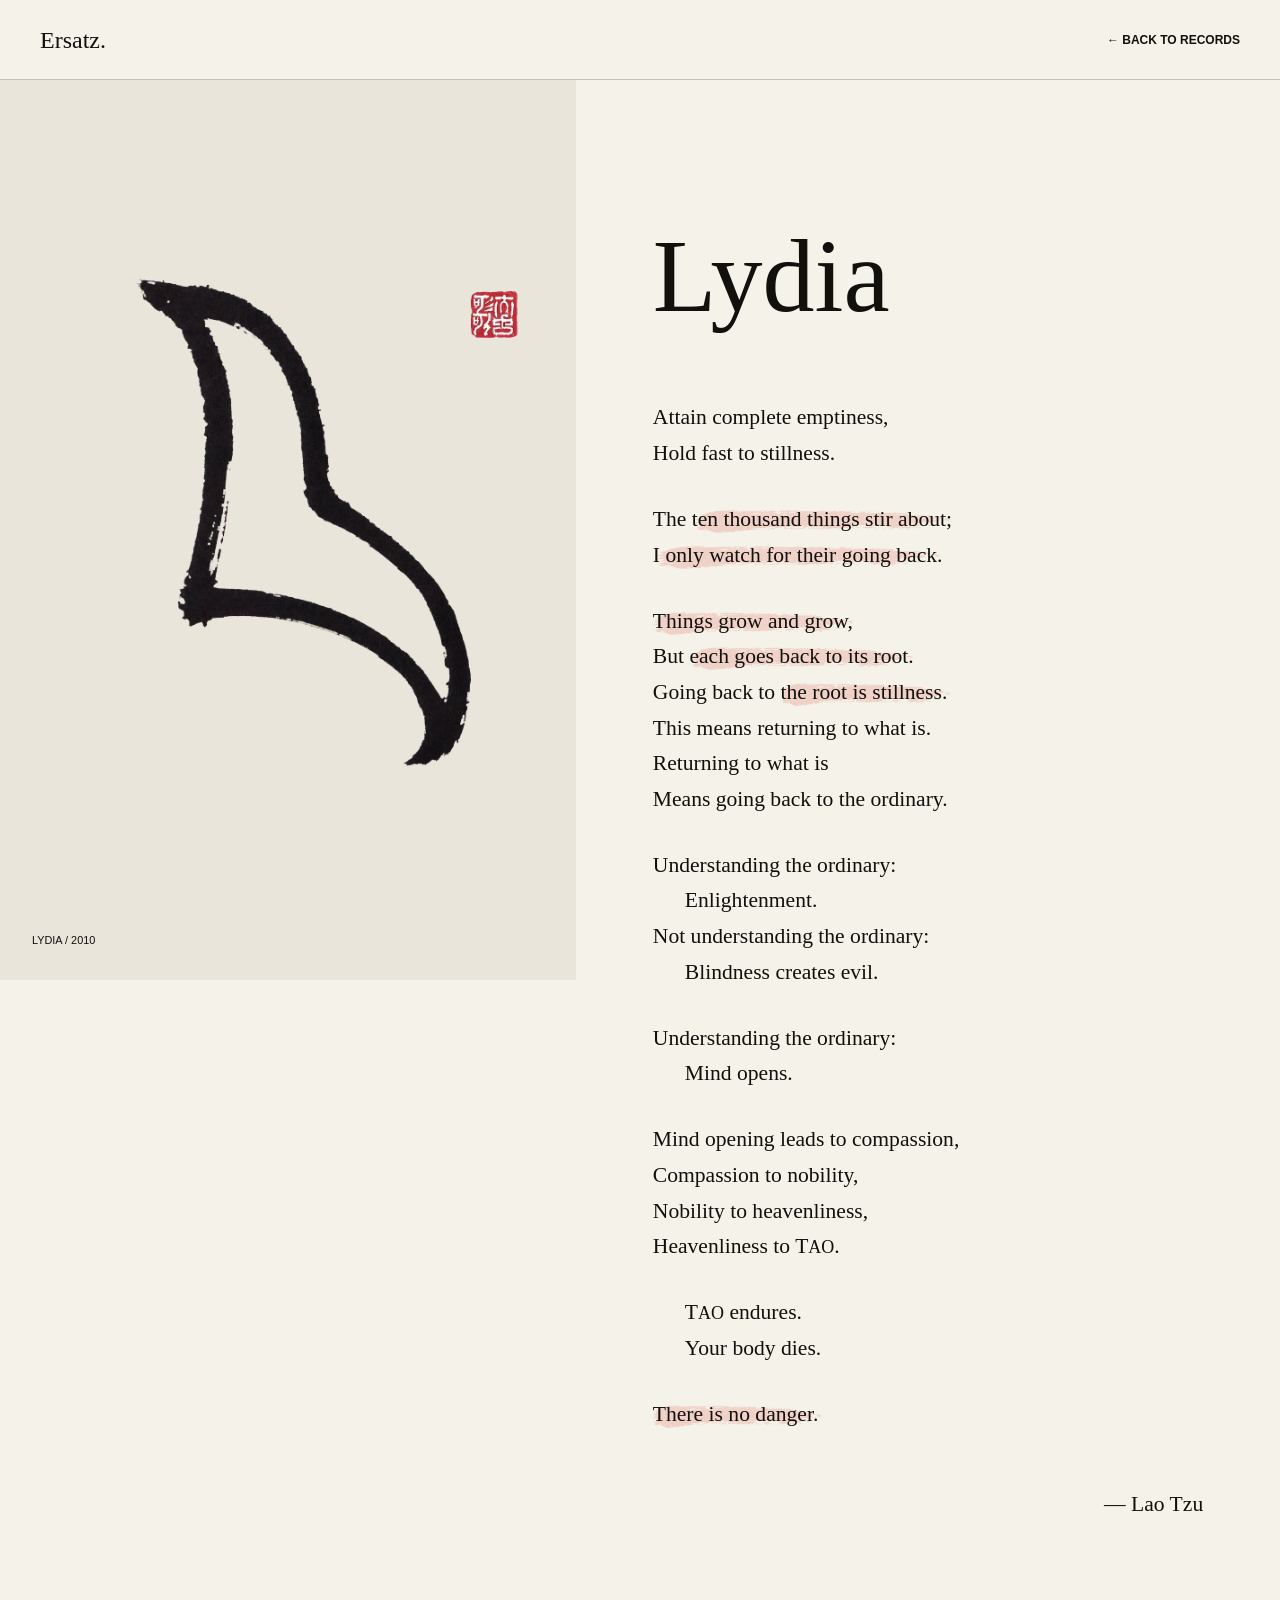
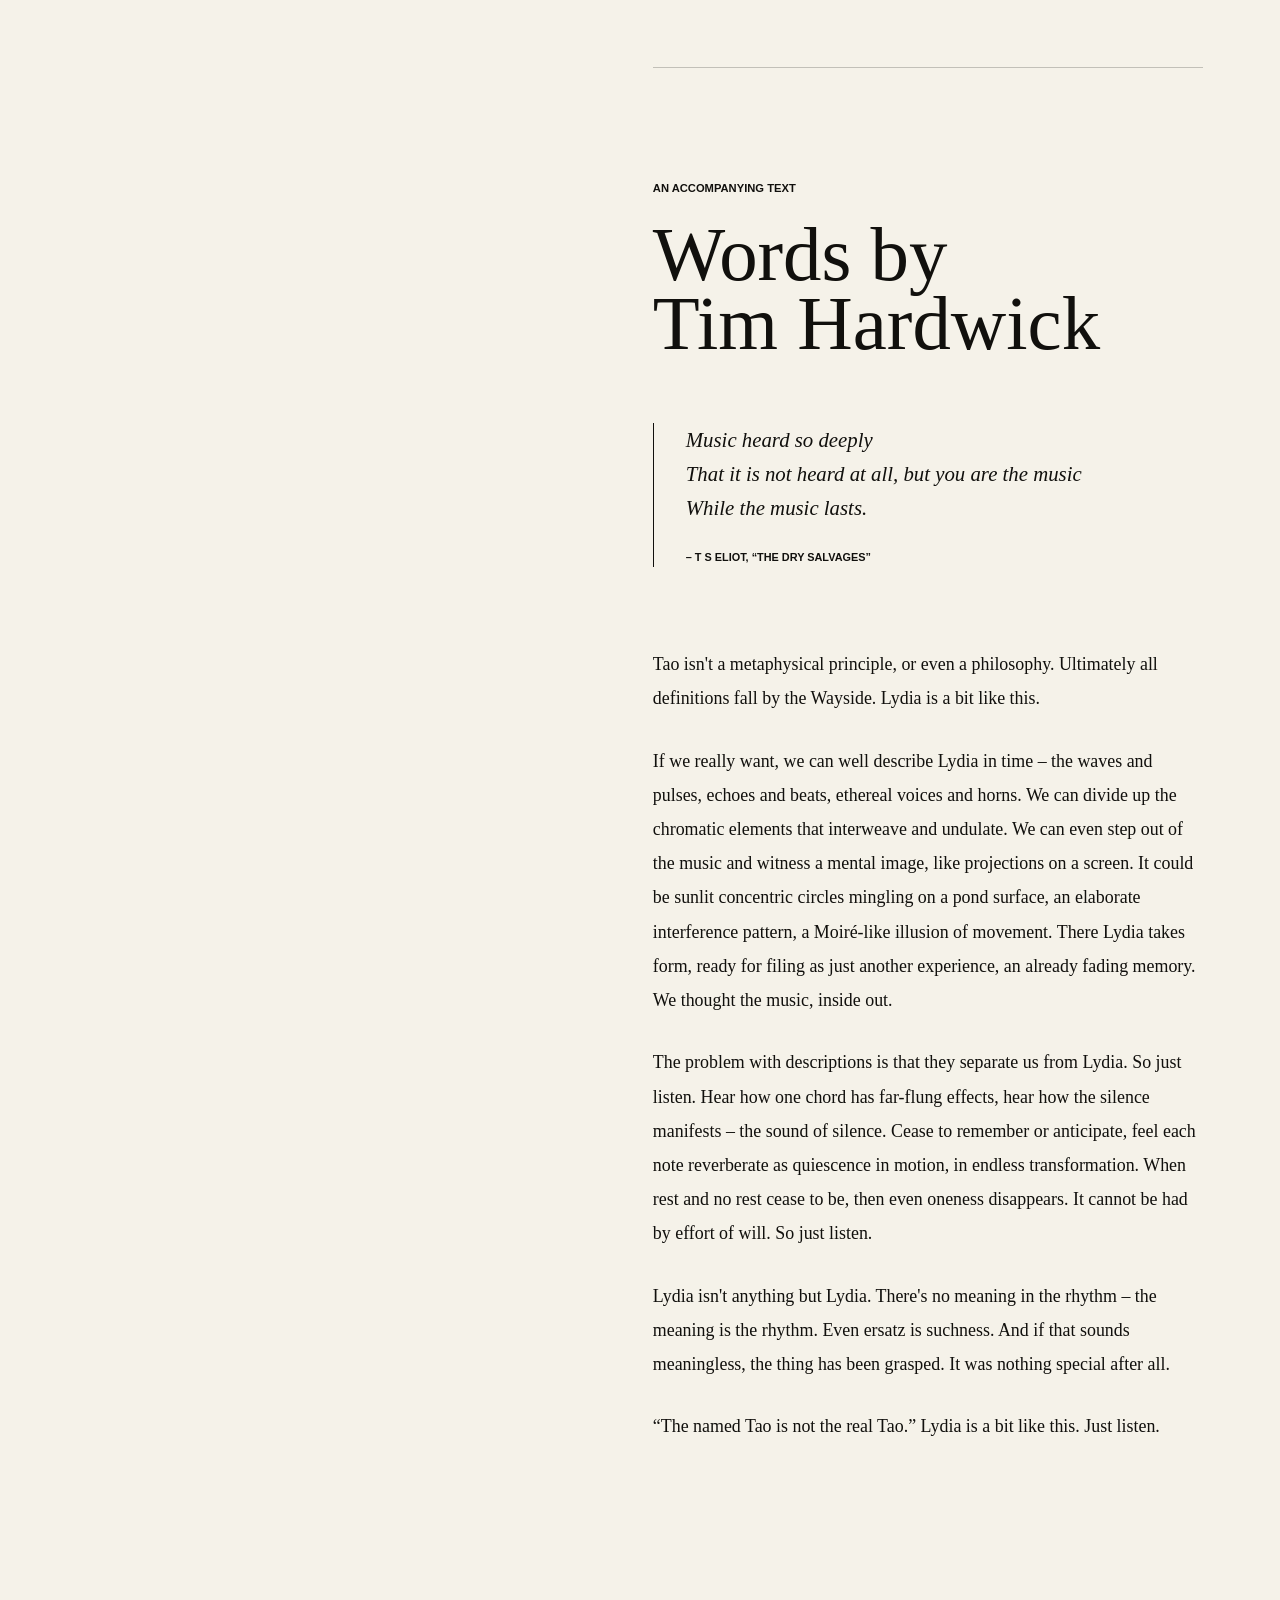
<file: lydia-words.html>
<!doctype html>
<html lang="en">
  <head>
    <meta charset="utf-8">
    <meta name="viewport" content="width=device-width, initial-scale=1">
    <meta
      name="description"
      content="Lydia lyrics and an accompanying text by Tim Hardwick."
    >
    <meta name="theme-color" content="#e9e5da">
    <title>Lydia / Lyrics and words by Tim Hardwick / Ersatz</title>
    <link rel="icon" type="image/png" sizes="32x32" href="assets/icons/favicon-32.png">
    <link rel="icon" type="image/png" sizes="16x16" href="assets/icons/favicon-16.png">
    <link rel="apple-touch-icon" sizes="180x180" href="assets/icons/apple-touch-icon.png">
    <link rel="stylesheet" href="styles.css">
  </head>
  <body class="words-page">
    <header class="words-header">
      <a href="index.html" aria-label="Back to the Ersatz home page">Ersatz.</a>
      <a href="index.html#records"><span aria-hidden="true">&larr;</span> Back to records</a>
    </header>
    <main class="words-main">
      <figure class="words-art">
        <img
          src="assets/images/marks/lydia-bird-seal.png"
          width="1254"
          height="1254"
          alt="Black ink bird and red seal from the Lydia artwork"
        >
        <figcaption>Lydia / 2010</figcaption>
      </figure>
      <article class="words-copy">
        <section class="lyrics-section" aria-labelledby="lyrics-title">
          <!-- <p class="section-number">Lydia / Lyrics</p> -->
          <h1 id="lyrics-title">Lydia<br></h1>
          <div class="lyric-text">
            <p>
              Attain complete emptiness,<br>
              Hold fast to stillness.
            </p>
            <p>
              The <mark class="sung-line">ten thousand things stir about;</mark><br>
              <mark class="sung-line">I only watch for their going back.</mark>
            </p>
            <p>
              <mark class="sung-line">Things grow and grow,</mark><br>
              But <mark class="sung-line">each goes back to its root.</mark><br>
              Going back to <mark class="sung-line">the root is stillness.</mark><br>
              This means returning to what is.<br>
              Returning to what is<br>
              Means going back to the ordinary.
            </p>
            <p>
              Understanding the ordinary:<br>
              <span class="verse-indent">Enlightenment.</span><br>
              Not understanding the ordinary:<br>
              <span class="verse-indent">Blindness creates evil.</span>
            </p>
            <p>
              Understanding the ordinary:<br>
              <span class="verse-indent">Mind opens.</span>
            </p>
            <p>
              Mind opening leads to compassion,<br>
              Compassion to nobility,<br>
              Nobility to heavenliness,<br>
              Heavenliness to T<small>AO</small>.
            </p>
            <p class="verse-indent">
              T<small>AO</small> endures.<br>
              Your body dies.
            </p>
            <p><mark class="sung-line">There is no danger.</mark></p>
            <p class="lyric-credit">&mdash; Lao Tzu</p>
          </div>
        </section>

        <section class="words-essay" aria-labelledby="essay-title">
          <p class="section-number">An accompanying text</p>
          <h2 id="essay-title">Words by<br>Tim Hardwick</h2>
          <blockquote>
            <p>
              Music heard so deeply<br>
              That it is not heard at all, but you are the music<br>
              While the music lasts.
            </p>
            <cite>&ndash; T S Eliot, &ldquo;The Dry Salvages&rdquo;</cite>
          </blockquote>
          <div class="essay-prose">
            <p>
              Tao isn't a metaphysical principle, or even a philosophy. Ultimately all
              definitions fall by the Wayside. Lydia is a bit like this.
            </p>
            <p>
              If we really want, we can well describe Lydia in time &ndash; the waves and pulses,
              echoes and beats, ethereal voices and horns. We can divide up the chromatic
              elements that interweave and undulate. We can even step out of the music and
              witness a mental image, like projections on a screen. It could be sunlit
              concentric circles mingling on a pond surface, an elaborate interference pattern,
              a Moir&eacute;-like illusion of movement. There Lydia takes form, ready for filing as
              just another experience, an already fading memory. We thought the music, inside
              out.
            </p>
            <p>
              The problem with descriptions is that they separate us from Lydia. So just
              listen. Hear how one chord has far-flung effects, hear how the silence manifests
              &ndash; the sound of silence. Cease to remember or anticipate, feel each note
              reverberate as quiescence in motion, in endless transformation. When rest and no
              rest cease to be, then even oneness disappears. It cannot be had by effort of
              will. So just listen.
            </p>
            <p>
              Lydia isn't anything but Lydia. There's no meaning in the rhythm &ndash; the meaning
              is the rhythm. Even ersatz is suchness. And if that sounds meaningless, the thing
              has been grasped. It was nothing special after all.
            </p>
            <p>
              &ldquo;The named Tao is not the real Tao.&rdquo; Lydia is a bit like this. Just listen.
            </p>
          </div>
        </section>
      </article>
    </main>
  </body>
</html>
</file>
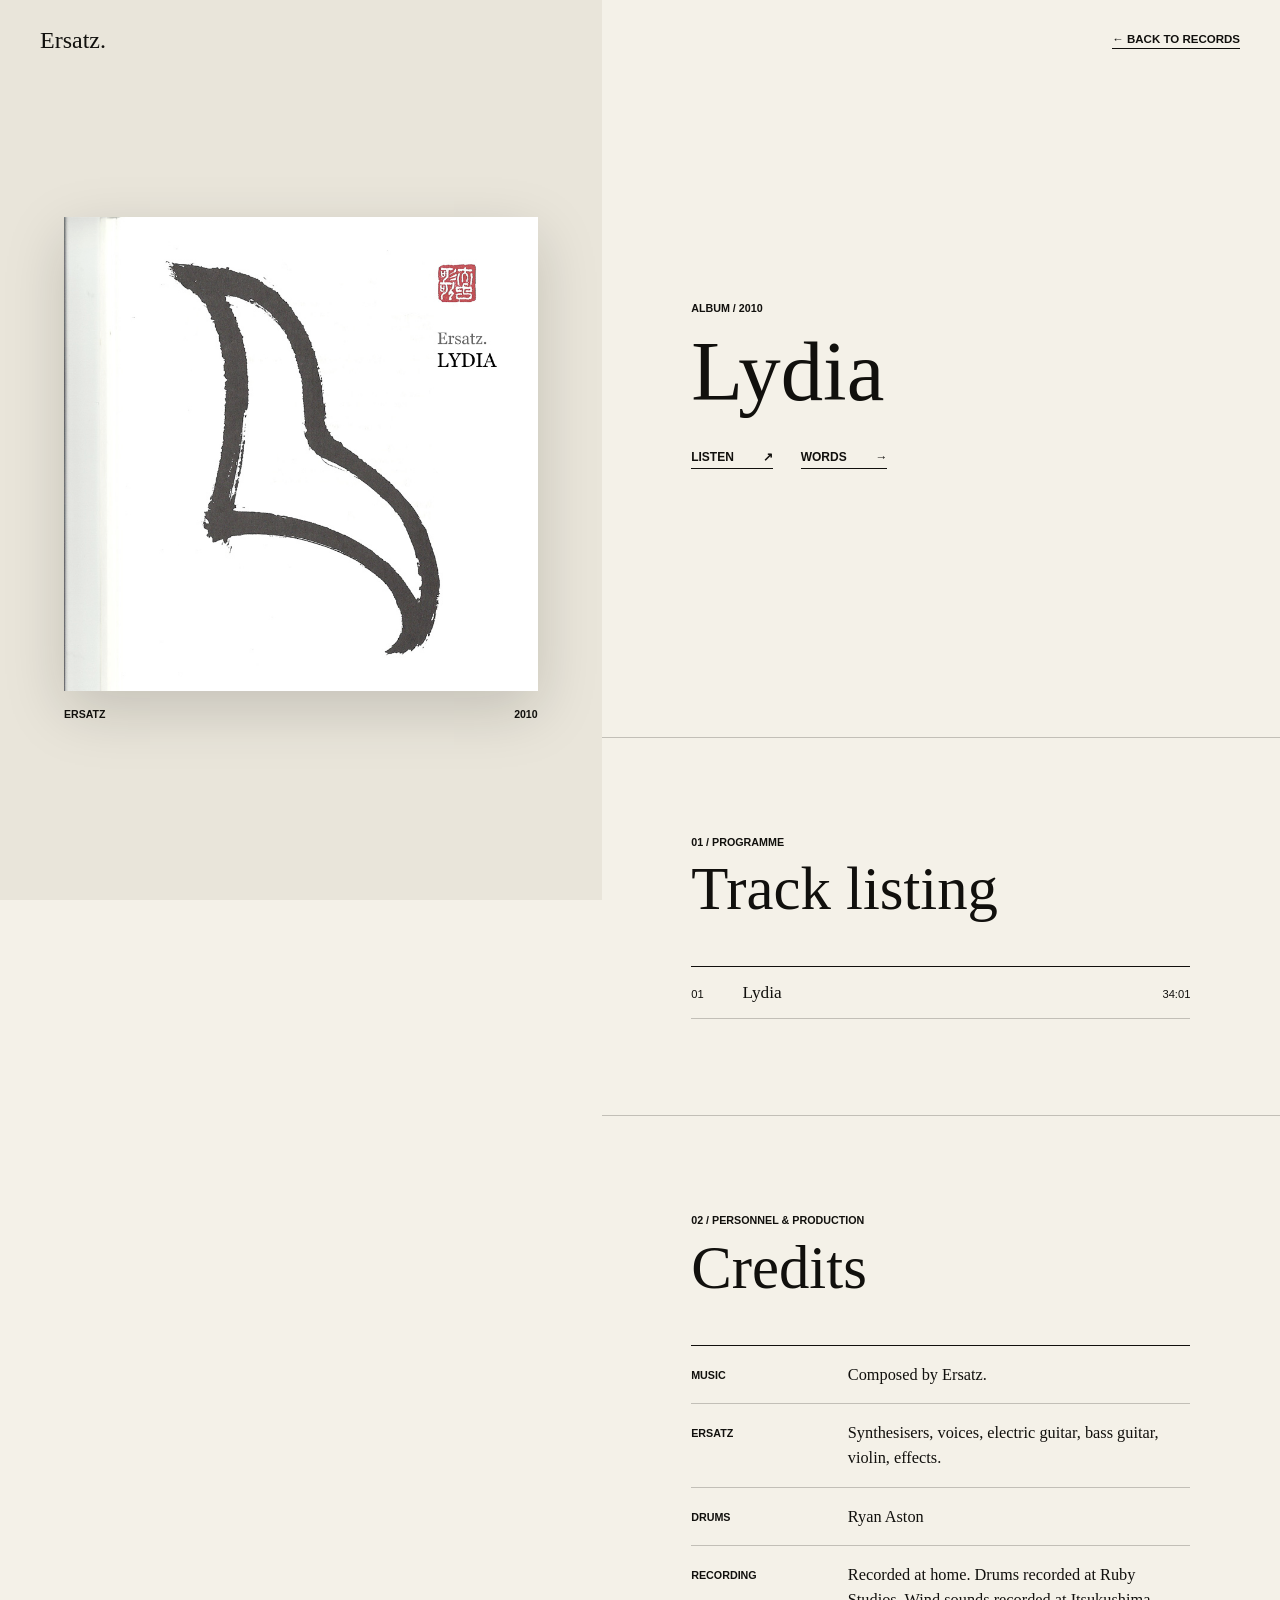
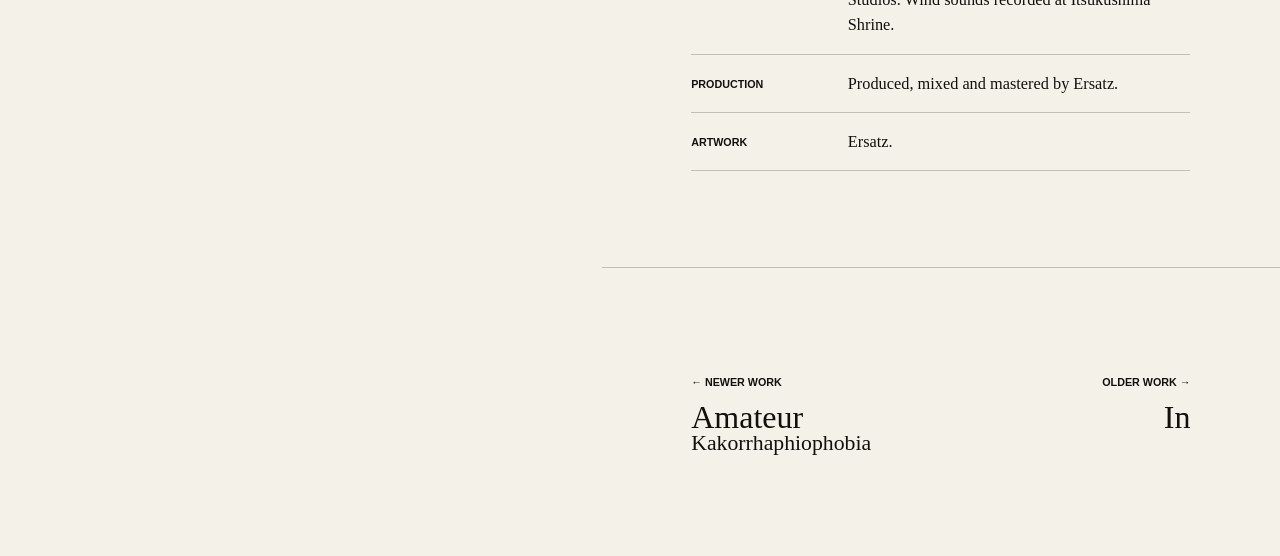
<file: lydia.html>
<!doctype html>
<html lang="en">
  <head>
    <meta charset="utf-8">
    <meta name="viewport" content="width=device-width, initial-scale=1">
    <meta name="description" content="Lydia by Ersatz. Track listing, personnel and recording credits.">
    <meta name="theme-color" content="#e9e5da">
    <title>Lydia / Ersatz</title>
    <link rel="icon" type="image/png" sizes="32x32" href="assets/icons/favicon-32.png">
    <link rel="icon" type="image/png" sizes="16x16" href="assets/icons/favicon-16.png">
    <link rel="apple-touch-icon" sizes="180x180" href="assets/icons/apple-touch-icon.png">
    <link rel="stylesheet" href="styles.css">
    <link rel="stylesheet" href="release-pages.css">
  </head>
  <body class="album-page album-lydia">
    <header class="album-header">
      <a href="index.html" aria-label="Ersatz home page">Ersatz.</a>
      <a href="index.html#records"><span aria-hidden="true">&larr;</span> Back to records</a>
    </header>
    <main class="album-layout">
      <aside class="album-art-panel">
        <figure class="album-cover">
          <img src="assets/images/display/lydia.jpg" width="800" height="800" alt="Lydia album artwork">
          <figcaption><span>Ersatz</span><span>2010</span></figcaption>
        </figure>
      </aside>
      <article class="album-content">
        <section class="album-intro" aria-labelledby="album-title">
          <p class="album-kicker">Album / 2010</p>
          <h1 id="album-title">Lydia</h1>
          <div class="album-actions">
            <a class="text-link" href="https://ersatzuk.bandcamp.com/album/lydia" target="_blank" rel="noreferrer">Listen <span aria-hidden="true">&#x2197;&#xfe0e;</span></a>
            <a class="text-link" href="lydia-words.html">Words <span aria-hidden="true">&rarr;</span></a>
          </div>
        </section>
        <section class="album-section" aria-labelledby="tracks-title">
          <p class="album-section-label">01 / Programme</p>
          <h2 id="tracks-title">Track listing</h2>
          <ol class="track-list">
            <li><span class="track-number">01</span><span class="track-title">Lydia</span><span class="track-time">34:01</span></li>
          </ol>
        </section>
        <section class="album-section" aria-labelledby="credits-title">
          <p class="album-section-label">02 / Personnel &amp; production</p>
          <h2 id="credits-title">Credits</h2>
          <dl class="credit-list">
            <div><dt>Music</dt><dd>Composed by Ersatz.</dd></div>
            <div><dt>Ersatz</dt><dd>Synthesisers, voices, electric guitar, bass guitar, violin, effects.</dd></div>
            <div><dt>Drums</dt><dd>Ryan Aston</dd></div>
            <div><dt>Recording</dt><dd>Recorded at home. Drums recorded at Ruby Studios. Wind sounds recorded at Itsukushima Shrine.</dd></div>
            <div><dt>Production</dt><dd>Produced, mixed and mastered by Ersatz.</dd></div>
            <div><dt>Artwork</dt><dd>Ersatz.</dd></div>
          </dl>
        </section>
        <nav class="album-pagination" aria-label="Other records">
          <a href="amateur-kakorrhaphiophobia.html"><span class="pagination-direction">&larr; Newer work</span><span class="pagination-title">Amateur <span class="pagination-long-word">Kakorrhaphiophobia</span></span></a>
          <a href="in.html"><span class="pagination-direction">Older work &rarr;</span><span class="pagination-title">In</span></a>
        </nav>
      </article>
    </main>
  </body>
</html>
</file>
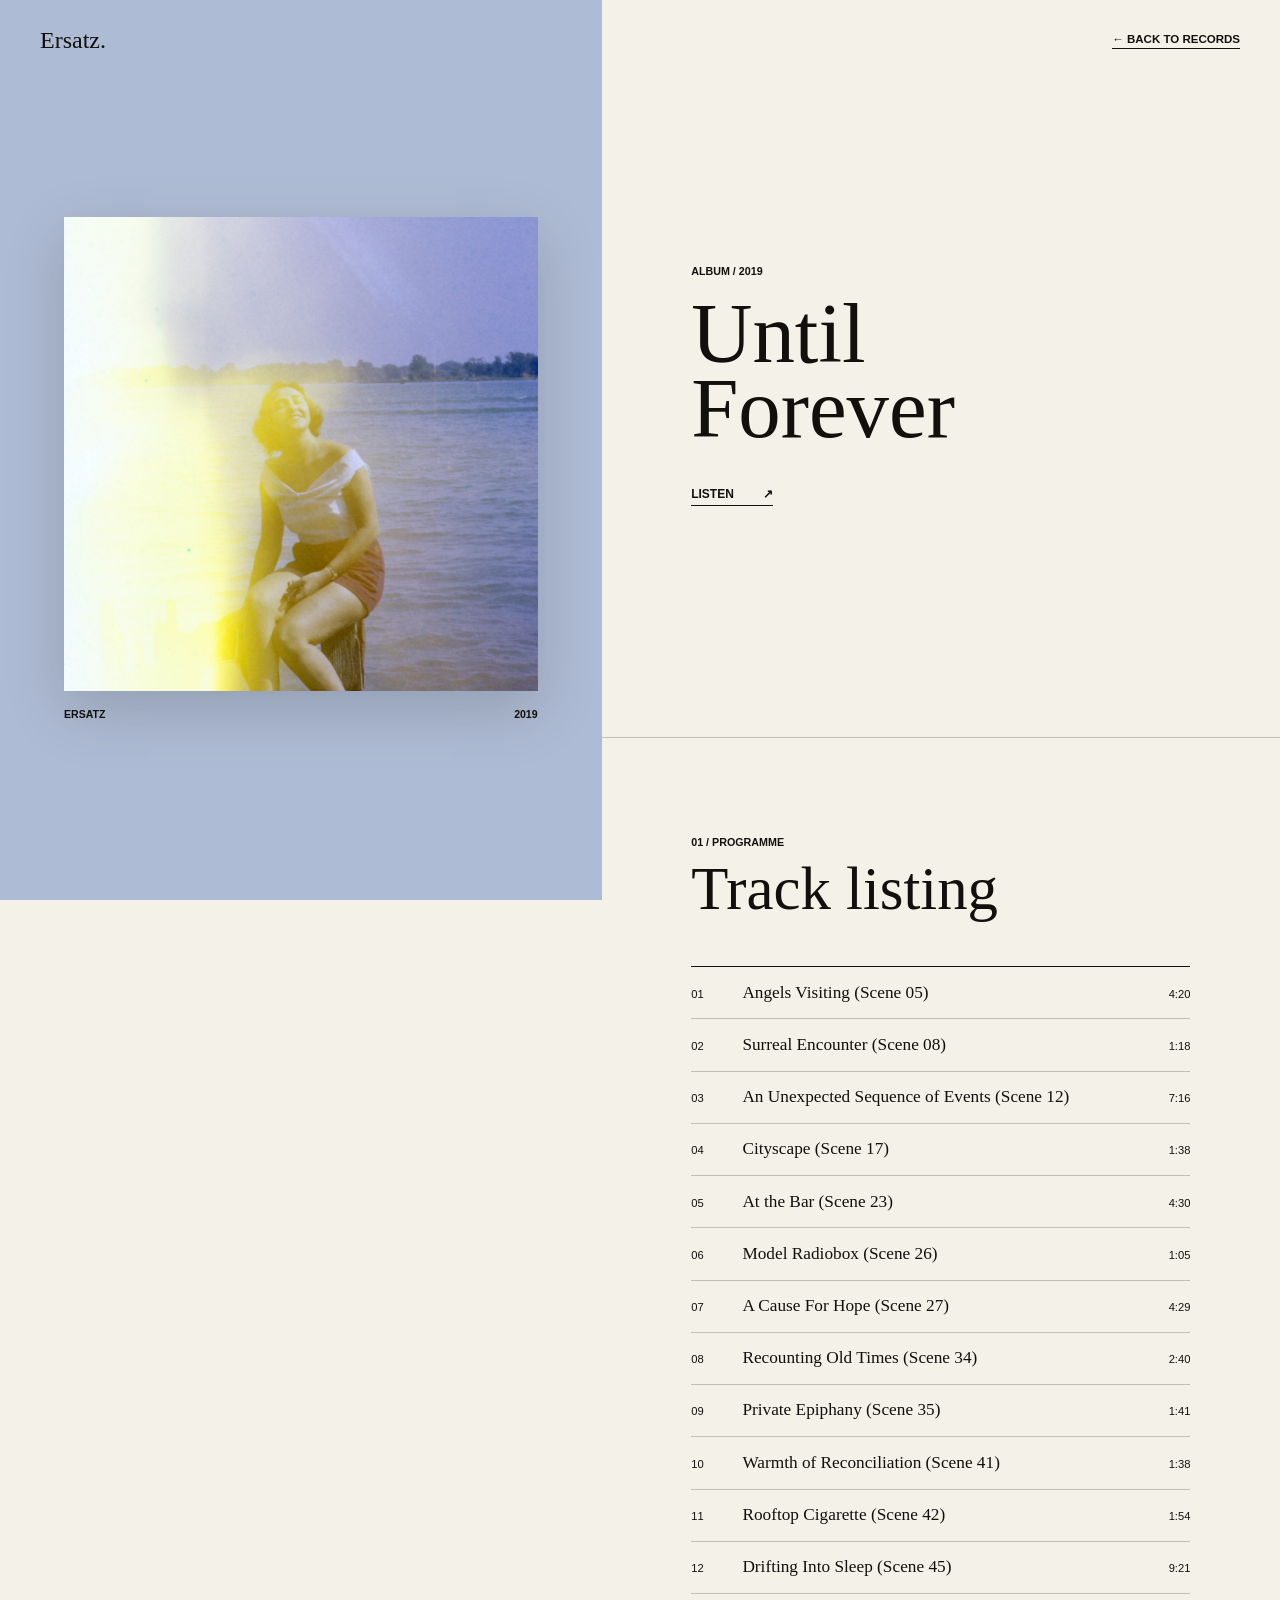
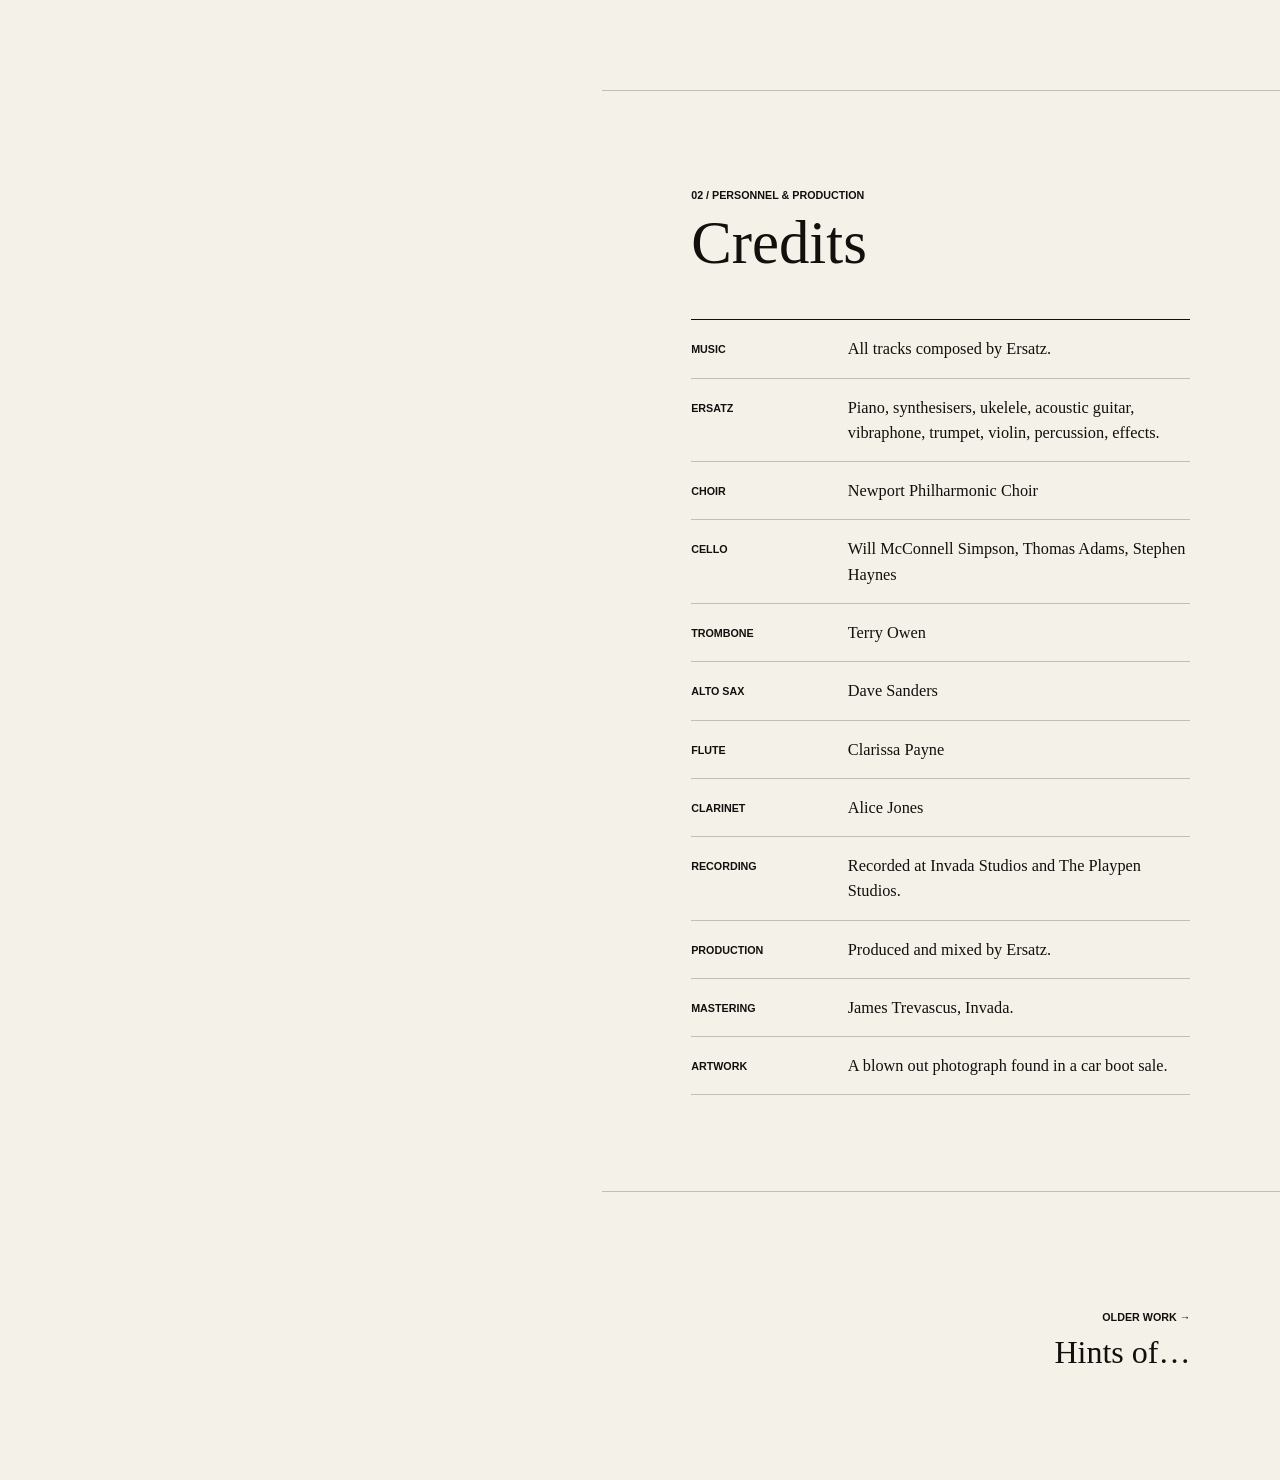
<file: until-forever.html>
<!doctype html>
<html lang="en">
  <head>
    <meta charset="utf-8">
    <meta name="viewport" content="width=device-width, initial-scale=1">
    <meta name="description" content="Until Forever by Ersatz. Track listing, personnel and recording credits.">
    <meta name="theme-color" content="#aebbd4">
    <title>Until Forever / Ersatz</title>
    <link rel="icon" type="image/png" sizes="32x32" href="assets/icons/favicon-32.png">
    <link rel="icon" type="image/png" sizes="16x16" href="assets/icons/favicon-16.png">
    <link rel="apple-touch-icon" sizes="180x180" href="assets/icons/apple-touch-icon.png">
    <link rel="stylesheet" href="styles.css">
    <link rel="stylesheet" href="release-pages.css">
  </head>
  <body class="album-page album-until">
    <header class="album-header">
      <a href="index.html" aria-label="Ersatz home page">Ersatz.</a>
      <a href="index.html#records"><span aria-hidden="true">&larr;</span> Back to records</a>
    </header>
    <main class="album-layout">
      <aside class="album-art-panel">
        <figure class="album-cover">
          <img src="assets/images/display/until-forever.jpg" width="1400" height="1400" alt="Until Forever album artwork">
          <figcaption><span>Ersatz</span><span>2019</span></figcaption>
        </figure>
      </aside>
      <article class="album-content">
        <section class="album-intro" aria-labelledby="album-title">
          <p class="album-kicker">Album / 2019</p>
          <h1 id="album-title">Until<br>Forever</h1>
          <div class="album-actions">
            <a class="text-link" href="https://ersatzuk.bandcamp.com/album/until-forever" target="_blank" rel="noreferrer">Listen <span aria-hidden="true">&#x2197;&#xfe0e;</span></a>
          </div>
        </section>
        <section class="album-section" aria-labelledby="tracks-title">
          <p class="album-section-label">01 / Programme</p>
          <h2 id="tracks-title">Track listing</h2>
          <ol class="track-list">
            <li><span class="track-number">01</span><span class="track-title">Angels Visiting (Scene 05)</span><span class="track-time">4:20</span></li>
            <li><span class="track-number">02</span><span class="track-title">Surreal Encounter (Scene 08)</span><span class="track-time">1:18</span></li>
            <li><span class="track-number">03</span><span class="track-title">An Unexpected Sequence of Events (Scene 12)</span><span class="track-time">7:16</span></li>
            <li><span class="track-number">04</span><span class="track-title">Cityscape (Scene 17)</span><span class="track-time">1:38</span></li>
            <li><span class="track-number">05</span><span class="track-title">At the Bar (Scene 23)</span><span class="track-time">4:30</span></li>
            <li><span class="track-number">06</span><span class="track-title">Model Radiobox (Scene 26)</span><span class="track-time">1:05</span></li>
            <li><span class="track-number">07</span><span class="track-title">A Cause For Hope (Scene 27)</span><span class="track-time">4:29</span></li>
            <li><span class="track-number">08</span><span class="track-title">Recounting Old Times (Scene 34)</span><span class="track-time">2:40</span></li>
            <li><span class="track-number">09</span><span class="track-title">Private Epiphany (Scene 35)</span><span class="track-time">1:41</span></li>
            <li><span class="track-number">10</span><span class="track-title">Warmth of Reconciliation (Scene 41)</span><span class="track-time">1:38</span></li>
            <li><span class="track-number">11</span><span class="track-title">Rooftop Cigarette (Scene 42)</span><span class="track-time">1:54</span></li>
            <li><span class="track-number">12</span><span class="track-title">Drifting Into Sleep (Scene 45)</span><span class="track-time">9:21</span></li>
          </ol>
        </section>
        <section class="album-section" aria-labelledby="credits-title">
          <p class="album-section-label">02 / Personnel &amp; production</p>
          <h2 id="credits-title">Credits</h2>
          <dl class="credit-list">
            <div><dt>Music</dt><dd>All tracks composed by Ersatz.</dd></div>
            <div><dt>Ersatz</dt><dd>Piano, synthesisers, ukelele, acoustic guitar, vibraphone, trumpet, violin, percussion, effects.</dd></div>
            <div><dt>Choir</dt><dd>Newport Philharmonic Choir</dd></div>
            <div><dt>Cello</dt><dd>Will McConnell Simpson, Thomas Adams, Stephen Haynes</dd></div>
            <div><dt>Trombone</dt><dd>Terry Owen</dd></div>
            <div><dt>Alto sax</dt><dd>Dave Sanders</dd></div>
            <div><dt>Flute</dt><dd>Clarissa Payne</dd></div>
            <div><dt>Clarinet</dt><dd>Alice Jones</dd></div>
            <div><dt>Recording</dt><dd>Recorded at Invada Studios and The Playpen Studios.</dd></div>
            <div><dt>Production</dt><dd>Produced and mixed by Ersatz.</dd></div>
            <div><dt>Mastering</dt><dd>James Trevascus, Invada.</dd></div>
            <div><dt>Artwork</dt><dd>A blown out photograph found in a car boot sale.</dd></div>
          </dl>
        </section>
        <nav class="album-pagination" aria-label="Other records">
          <span aria-hidden="true"></span>
          <a href="hints-of.html"><span class="pagination-direction">Older work &rarr;</span><span class="pagination-title">Hints of&hellip;</span></a>
        </nav>
      </article>
    </main>
  </body>
</html>
</file>
<file: styles.css>
:root {
  --ink: #11100d;
  --paper: #f4f1e8;
  --pale: #faf8f1;
  --citron: #eee62d;
  --blue: #aebbd4;
  --blue-deep: #465d86;
  --rust: #9d4932;
  --line: rgba(17, 16, 13, 0.22);
  --serif: "Iowan Old Style", "Palatino Linotype", Palatino, Baskerville, Georgia, serif;
  --sans: "Avenir Next", Avenir, "Helvetica Neue", Helvetica, Arial, sans-serif;
}

* {
  box-sizing: border-box;
}

html {
  scroll-behavior: smooth;
}

body {
  margin: 0;
  color: var(--ink);
  background: var(--paper);
  font-family: var(--sans);
  font-size: 16px;
  line-height: 1.5;
  text-rendering: optimizeLegibility;
  -webkit-font-smoothing: antialiased;
}

img {
  display: block;
  height: auto;
  max-width: 100%;
}

a {
  color: inherit;
  text-decoration: none;
}

a:focus-visible {
  outline: 2px solid currentColor;
  outline-offset: 5px;
}

h1,
h2,
h3,
p,
figure {
  margin: 0;
}

.skip-link {
  position: fixed;
  top: 0.75rem;
  left: 0.75rem;
  z-index: 100;
  padding: 0.55rem 0.75rem;
  color: var(--paper);
  background: var(--ink);
  transform: translateY(-180%);
}

.skip-link:focus {
  transform: translateY(0);
}

.site-header {
  position: fixed;
  inset: 0 0 auto;
  z-index: 20;
  display: flex;
  align-items: center;
  justify-content: space-between;
  min-height: 4.75rem;
  padding: 0 2.2rem;
  border-bottom: 1px solid transparent;
  transition: background-color 250ms ease, border-color 250ms ease;
}

.site-header.is-scrolled {
  background: rgba(244, 241, 232, 0.93);
  border-color: var(--line);
  backdrop-filter: blur(12px);
}

.header-mark {
  font-family: var(--serif);
  font-size: 1.5rem;
  /* font-style: italic; */
  opacity: 0;
  transition: opacity 200ms ease;
}

.site-header.is-scrolled .header-mark {
  opacity: 1;
}

.site-nav {
  display: flex;
  gap: 2rem;
  font-size: 0.76rem;
  font-weight: 600;
  text-transform: uppercase;
}

.site-nav a,
.text-link,
.contact-details a {
  position: relative;
}

.site-nav a::after,
.text-link::after,
.contact-details a::after {
  position: absolute;
  right: 0;
  bottom: -0.25rem;
  left: 0;
  height: 1px;
  background: currentColor;
  content: "";
  transform: scaleX(0);
  transform-origin: right;
  transition: transform 220ms ease;
}

.site-nav a:hover::after,
.site-nav a:focus-visible::after,
.text-link:hover::after,
.text-link:focus-visible::after,
.contact-details a:hover::after,
.contact-details a:focus-visible::after {
  transform: scaleX(1);
  transform-origin: left;
}

.hero {
  position: relative;
  height: 92svh;
  min-height: 640px;
  max-height: 980px;
  overflow: hidden;
  background: var(--blue);
}

.hero-image,
.hero-wash {
  position: absolute;
  inset: 0;
  width: 100%;
  height: 100%;
}

.hero-image {
  object-fit: cover;
  object-position: center 54%;
  filter: saturate(0.94) contrast(0.96);
  transform: scale(1.012);
}

.hero-wash {
  background: rgba(238, 230, 45, 0.045);
  pointer-events: none;
}

.hero-brand,
.hero-release,
.hero-scroll {
  position: absolute;
  z-index: 2;
}

.hero-brand {
  top: 17%;
  left: 2.1rem;
}

.hero-brand h1 {
  font-family: var(--serif);
  font-size: 10.5rem;
  /* font-style: italic; */
  font-weight: 400;
  line-height: 0.82;
}

.hero-brand p {
  margin-top: 1.4rem;
  margin-left: 0.65rem;
  font-size: 0.76rem;
  font-weight: 600;
  text-transform: uppercase;
}

.hero-release {
  bottom: 2.2rem;
  left: 2.75rem;
}

.hero-year,
.release-index,
.section-number,
.edition small,
.hopeful-releases small {
  font-size: 0.7rem;
  font-weight: 650;
  text-transform: uppercase;
}

.hero-release h2 {
  margin: 0.45rem 0 1.2rem;
  font-family: var(--serif);
  font-size: 5.4rem;
  font-weight: 400;
  line-height: 0.86;
}

.text-link {
  display: inline-flex;
  align-items: baseline;
  justify-content: space-between;
  gap: 1.8rem;
  padding-bottom: 0.12rem;
  border-bottom: 1px solid currentColor;
  font-size: 0.75rem;
  font-weight: 650;
  text-transform: uppercase;
}

.hero-actions {
  display: flex;
  flex-wrap: wrap;
  gap: 1.25rem 1.75rem;
  align-items: flex-start;
}

.hero-scroll {
  right: 2.2rem;
  bottom: 2.2rem;
  display: flex;
  gap: 1rem;
  align-items: center;
  font-size: 0.7rem;
  font-weight: 650;
  text-transform: uppercase;
}

.introduction {
  display: grid;
  grid-template-columns: minmax(4rem, 1fr) minmax(20rem, 7fr) minmax(3rem, 2fr);
  min-height: min(68vh, 760px);
  padding: 8rem 2.5rem;
  background: var(--citron);
}

.introduction-copy {
  grid-column: 2;
  align-self: center;
}

.introduction-copy h2 {
  max-width: 16ch;
  font-family: var(--serif);
  font-size: 5.0rem;
  font-weight: 400;
  line-height: 0.98;
}

.introduction-copy > p {
  max-width: 33rem;
  margin: 3rem 0 0 auto;
  font-size: 1.7rem;
}

.section-heading {
  display: grid;
  grid-template-columns: 1fr 7fr 2fr;
  align-items: end;
  min-height: 20rem;
  padding: 6rem 2.5rem 3rem;
  border-bottom: 1px solid var(--line);
}

.section-heading h2 {
  font-family: var(--serif);
  font-size: 7rem;
  font-weight: 400;
  line-height: 0.9;
}

.section-heading > p:last-child {
  justify-self: end;
  font-size: 0.76rem;
}

.records {
  background: var(--paper);
}

.release,
.hopeful,
.projects {
  scroll-margin-top: 4.75rem;
}

.release {
  display: grid;
  grid-template-columns: repeat(12, minmax(0, 1fr));
  gap: 2rem;
  align-items: center;
  min-height: min(100vh, 1000px);
  padding: 9rem 3vw;
  border-bottom: 1px solid var(--line);
}

.release-art {
  display: block;
  overflow: hidden;
}

.release-art img,
.hopeful-releases img {
  width: 100%;
  aspect-ratio: 1;
  object-fit: cover;
  transition: filter 450ms ease, transform 700ms cubic-bezier(0.2, 0.7, 0.2, 1);
}

.release-art:hover img,
.release-art:focus-visible img,
.hopeful-releases a:hover img,
.hopeful-releases a:focus-visible img {
  filter: saturate(1.12);
  transform: scale(1.018);
}

.release-copy h3 {
  margin: 1.2rem 0 2.4rem;
  font-family: var(--serif);
  font-size: 5.1rem;
  font-weight: 400;
  line-height: 0.9;
}

.release-note {
  max-width: 19rem;
  margin: -1.25rem 0 2rem;
  font-size: 0.8rem;
}

.release-links {
  display: flex;
  flex-direction: column;
  gap: 1.25rem;
  align-items: flex-start;
  width: 8.25rem;
}

.release-links .text-link {
  width: 100%;
}

.release-hints .release-art {
  grid-row: 1 / span 2;
  grid-column: 1 / 8;
}

.release-hints .release-copy {
  grid-column: 9 / 13;
}

.edition-hints {
  grid-column: 10 / 13;
  align-self: end;
}

.edition,
.hopeful-releases a {
  display: block;
}

.edition img {
  width: 100%;
  aspect-ratio: 1;
  object-fit: cover;
}

.edition span,
.hopeful-releases span {
  display: flex;
  justify-content: space-between;
  gap: 1rem;
  align-items: baseline;
  padding-top: 0.75rem;
  border-top: 1px solid currentColor;
}

.edition strong,
.hopeful-releases strong {
  font-family: var(--serif);
  font-size: 1rem;
  font-weight: 400;
}

.release-amateur {
  background: var(--blue);
}

.release-amateur .release-copy {
  grid-column: 1 / 7;
}

.release-amateur .release-copy h3 {
  font-size: 4.25rem;
}

.release-amateur .release-art {
  grid-column: 7 / 13;
}

.edition-pair {
  grid-column: 2 / 7;
  display: grid;
  grid-template-columns: repeat(2, minmax(0, 1fr));
  gap: 1.5rem;
  align-self: end;
}

.release-lydia .release-art {
  grid-column: 2 / 8;
}

.release-lydia .release-copy {
  grid-column: 9 / 13;
}

.release-in {
  background: #e8e2d4;
}

.release-in .release-copy {
  grid-column: 2 / 6;
}

.release-in .release-art {
  grid-column: 6 / 12;
}

.hopeful {
  display: grid;
  grid-template-columns: minmax(18rem, 1fr) minmax(34rem, 1.55fr);
  gap: 6vw;
  padding: 9rem 3vw 10rem;
  color: var(--paper);
  background: var(--ink);
}

.hopeful-heading {
  align-self: start;
  padding-top: 8rem;
}

.hopeful-heading h2 {
  margin: 2rem 0;
  font-family: var(--serif);
  font-size: 6rem;
  font-weight: 400;
  line-height: 0.88;
}

.hopeful-heading > p:last-child {
  font-size: 0.85rem;
}

.hopeful-releases {
  display: grid;
  grid-template-columns: repeat(2, minmax(0, 1fr));
  gap: 2rem;
  align-items: start;
}

.hopeful-releases a:last-child {
  margin-top: 9rem;
}

.hopeful-year {
  display: block;
  margin-bottom: 0.75rem;
}

.hopeful-releases strong {
  font-size: 1.2rem;
}

.projects {
  padding-bottom: 9rem;
  background: var(--citron);
}

.section-heading-projects {
  grid-template-columns: 1fr 9fr;
  margin-bottom: 3rem;
}

.section-heading-projects h2 {
  font-size: 6rem;
}

.project-list {
  display: grid;
  grid-template-columns: minmax(7rem, 1fr) 9fr;
  margin: 0 2.5rem;
  border-top: 1px solid var(--ink);
}

.project-owner {
  grid-row: 1 / span 4;
  padding: 1.4rem 1rem 1.4rem 0;
  font-family: var(--serif);
  font-size: 2rem;
  font-style: italic;
}

.project-list a {
  grid-column: 2;
  display: flex;
  justify-content: space-between;
  gap: 1rem;
  padding: 1.4rem 0;
  border-bottom: 1px solid var(--line);
  font-family: var(--serif);
  font-size: 2.2rem;
  transition: padding 180ms ease;
}

.project-list a:hover,
.project-list a:focus-visible {
  padding-right: 0.4rem;
  padding-left: 0.4rem;
}

.contact {
  position: relative;
  display: grid;
  grid-template-columns: 1fr 1fr;
  min-height: min(84vh, 850px);
  padding: 9rem 3vw 3rem;
  background: var(--blue);
}

.contact-title h2 {
  margin-top: 2rem;
  font-family: var(--serif);
  font-size: 8rem;
  font-weight: 400;
  line-height: 0.82;
}

.contact-details {
  align-self: end;
  justify-self: end;
  display: flex;
  flex-direction: column;
  align-items: flex-start;
  gap: 1.6rem;
  width: min(100%, 26rem);
  margin-bottom: 4rem;
}

.contact-details .contact-email {
  margin-bottom: 2rem;
  font-family: var(--serif);
  font-size: 1.8rem;
  font-weight: 400;
  text-transform: none;
}

.contact-details a {
  padding-bottom: 0.2rem;
  border-bottom: 1px solid currentColor;
  font-size: 0.76rem;
  font-weight: 650;
  text-transform: uppercase;
}

.artist-links {
  display: flex;
  flex-direction: column;
  gap: 1.6rem;
  width: 13rem;
}

.artist-links a {
  display: flex;
  align-items: baseline;
  justify-content: space-between;
}

.copyright {
  position: absolute;
  right: 3vw;
  bottom: 2rem;
  left: 3vw;
  padding-top: 1rem;
  border-top: 1px solid var(--line);
  font-size: 0.68rem;
  text-transform: uppercase;
}

.has-js [data-reveal] {
  opacity: 0;
  transform: translateY(1.75rem);
  transition: opacity 700ms ease, transform 700ms cubic-bezier(0.2, 0.7, 0.2, 1);
}

.has-js [data-reveal].is-visible {
  opacity: 1;
  transform: translateY(0);
}

.words-page {
  min-height: 100vh;
  background: #f5f2e9;
}

.words-header {
  display: flex;
  align-items: center;
  justify-content: space-between;
  min-height: 5rem;
  padding: 0 2.5rem;
  border-bottom: 1px solid var(--line);
  font-size: 0.75rem;
  font-weight: 650;
  text-transform: uppercase;
}

.words-header a:first-child {
  font-family: var(--serif);
  font-size: 1.5rem;
  /* font-style: italic; */
  font-weight: 400;
  text-transform: none;
}

.words-main {
  display: grid;
  grid-template-columns: minmax(22rem, 0.9fr) minmax(30rem, 1.1fr);
  align-items: start;
  min-height: calc(100vh - 5rem);
}

.words-art {
  position: sticky;
  top: 0;
  display: flex;
  flex-direction: column;
  justify-content: center;
  height: 100vh;
  padding: 2.5vw;
  overflow: hidden;
  background: #e9e5da;
}

.words-art img {
  width: min(110%, calc(100vh - 5rem));
  max-width: none;
  aspect-ratio: 1;
  margin-left: -4%;
  object-fit: contain;
}

.words-art figcaption {
  position: absolute;
  bottom: 2rem;
  left: 2.5vw;
  font-size: 0.68rem;
  text-transform: uppercase;
}

.words-copy {
  width: min(100%, 49rem);
  padding: 8rem 6vw 10rem;
}

.words-copy h1 {
  margin: 1.5rem 0 5rem;
  font-family: var(--serif);
  font-size: 6.5rem;
  font-weight: 400;
  line-height: 0.85;
}

.lyric-text {
  max-width: 35rem;
  font-family: var(--serif);
  font-size: 1.35rem;
  line-height: 1.65;
}

.lyric-text p + p {
  margin-top: 1.9rem;
}

.sung-line {
  position: relative;
  z-index: 0;
  display: inline-block;
  color: inherit;
  background: none;
}

.sung-line::before {
  position: absolute;
  z-index: -1;
  top: 0.18em;
  right: -0.42em;
  bottom: -0.04em;
  left: -0.28em;
  background: url("assets/images/marks/lydia-highlight-brush.png") center / 100% 100% no-repeat;
  content: "";
  mix-blend-mode: multiply;
  opacity: 0.16;
  transform: rotate(-0.6deg);
  transform-origin: left center;
}

.verse-indent {
  display: inline-block;
  margin-left: 2rem;
}

.lyric-text.small { 
  font-variant: small-caps; 
}

.lyric-credit {
  padding-top: 1.5rem;
  text-align: right;
}

.words-essay {
  margin-top: 9rem;
  padding-top: 7rem;
  border-top: 1px solid var(--line);
}

.words-essay h2 {
  margin: 1.5rem 0 4rem;
  font-family: var(--serif);
  font-size: 4.8rem;
  font-weight: 400;
  line-height: 0.9;
}

.words-essay blockquote {
  margin: 0 0 5rem;
  padding-left: 2rem;
  border-left: 1px solid var(--ink);
  font-family: var(--serif);
  font-size: 1.3rem;
  font-style: italic;
  line-height: 1.65;
}

.words-essay cite {
  display: block;
  margin-top: 1.5rem;
  font-family: var(--sans);
  font-size: 0.68rem;
  font-style: normal;
  font-weight: 650;
  text-transform: uppercase;
}

.essay-prose {
  max-width: 39rem;
  font-family: var(--serif);
  font-size: 1.12rem;
  line-height: 1.9;
}

.essay-prose p + p {
  margin-top: 1.8rem;
}

@media (max-width: 980px) {
  .hero-brand h1 {
    font-size: 8rem;
  }

  .introduction-copy h2 {
    font-size: 4.2rem;
  }

  .release-copy h3,
  .release-amateur .release-copy h3 {
    font-size: 3.7rem;
  }

  .hopeful-heading h2 {
    font-size: 4.8rem;
  }
}

@media (max-width: 760px) {
  .site-header {
    min-height: 3.9rem;
    padding: 0 1.15rem;
  }

  .header-mark {
    font-size: 1.2rem;
  }

  .site-nav {
    gap: 1.1rem;
    font-size: 0.63rem;
  }

  .hero {
    height: 88svh;
    min-height: 590px;
  }

  .hero-image {
    object-position: 52% center;
  }

  .hero-brand {
    top: 20%;
    left: 1.15rem;
  }

  .hero-brand h1 {
    font-size: 5.3rem;
  }

  .hero-brand p {
    margin-top: 1rem;
    margin-left: 0.35rem;
    font-size: 0.62rem;
  }

  .hero-release {
    bottom: 1.5rem;
    left: 1.2rem;
  }

  .hero-release h2 {
    margin-bottom: 1rem;
    font-size: 3.5rem;
  }

  .hero-scroll {
    right: 1.2rem;
    bottom: 1.5rem;
  }

  .hero-scroll span:first-child {
    display: none;
  }

  .introduction {
    display: block;
    min-height: min(70vh, 680px);
    padding: 6rem 1.2rem;
  }

  .introduction-copy {
    margin-top: 6rem;
  }

  .introduction-copy h2 {
    font-size: 3.15rem;
  }

  .introduction-copy > p {
    margin-top: 2.5rem;
    font-size: 1rem;
  }

  .section-heading {
    grid-template-columns: 1fr auto;
    min-height: 14rem;
    padding: 5rem 1.2rem 2rem;
  }

  .section-heading h2 {
    grid-row: 2;
    grid-column: 1 / -1;
    margin-top: 2.5rem;
    font-size: 4.4rem;
  }

  .section-heading > p:last-child {
    grid-row: 1;
    grid-column: 2;
  }

  .release {
    display: flex;
    flex-direction: column;
    gap: 3rem;
    align-items: stretch;
    min-height: 0;
    padding: 6rem 1.2rem;
  }

  .release-copy h3,
  .release-amateur .release-copy h3 {
    margin: 0.75rem 0 1.75rem;
    font-size: 3.45rem;
  }

  .release-amateur .release-copy h3 {
    font-size: 3.45rem;
  }

  .release-amateur .long-title {
    display: inline-block;
    font-size: 1.65rem;
    line-height: 1.1;
    white-space: nowrap;
  }

  .release-hints .release-copy,
  .release-lydia .release-copy {
    padding-left: 12vw;
  }

  .release-amateur .release-art,
  .release-in .release-art {
    width: calc(100% - 12vw);
    margin-left: auto;
  }

  .edition-hints {
    width: 56%;
    margin-left: auto;
  }

  .edition-pair {
    gap: 0.8rem;
  }

  .edition strong {
    font-size: 0.85rem;
  }

  .edition span {
    display: block;
  }

  .edition small {
    display: block;
    margin-top: 0.25rem;
  }

  .release-note {
    margin-top: -0.75rem;
  }

  .hopeful {
    display: block;
    padding: 7rem 1.2rem;
  }

  .hopeful-heading {
    padding: 0 0 5rem;
  }

  .hopeful-heading h2 {
    font-size: 4.2rem;
  }

  .hopeful-releases {
    gap: 0.8rem;
  }

  .hopeful-releases a:last-child {
    margin-top: 5rem;
  }

  .hopeful-releases span {
    display: block;
  }

  .hopeful-releases strong,
  .hopeful-releases small {
    display: block;
  }

  .hopeful-releases small {
    margin-top: 0.25rem;
  }

  .projects {
    padding-bottom: 6rem;
  }

  .section-heading-projects {
    display: block;
    padding-bottom: 2.5rem;
  }

  .section-heading-projects h2 {
    margin-top: 3rem;
    font-size: 4rem;
  }

  .project-list {
    display: block;
    margin: 0 1.2rem;
  }

  .project-list + .project-list {
    margin-top: 3rem;
  }

  .project-owner {
    padding: 1rem 0 2rem;
  }

  .project-list a {
    font-size: 1.5rem;
  }

  .contact {
    display: block;
    min-height: min(82vh, 720px);
    padding: 7rem 1.2rem 3rem;
  }

  .contact-title h2 {
    font-size: 5rem;
  }

  .contact-details {
    margin-top: 8rem;
    margin-bottom: 5rem;
  }

  .copyright {
    right: 1.2rem;
    left: 1.2rem;
  }

  .words-header {
    padding: 0 1.2rem;
  }

  .words-main {
    display: block;
  }

  .words-art {
    position: relative;
    top: auto;
    display: flex;
    min-height: min(76svh, 640px);
    height: auto;
    padding: 1.2rem;
  }

  .words-art img {
    width: 112%;
    max-width: none;
    margin-left: -6%;
  }

  .words-art figcaption {
    bottom: 1rem;
    left: 1.2rem;
  }

  .words-copy {
    width: 100%;
    min-height: 0;
    padding: 6rem 1.2rem 8rem;
  }

  .words-copy h1 {
    margin-bottom: 4rem;
    font-size: 4.8rem;
  }

  .lyric-text {
    font-size: 1.15rem;
  }

  .verse-indent {
    margin-left: 1.2rem;
  }

  .words-essay {
    margin-top: 7rem;
    padding-top: 5rem;
  }

  .words-essay h2 {
    font-size: 3.7rem;
  }

  .words-essay blockquote {
    padding-left: 1.2rem;
    font-size: 1.12rem;
  }

  .essay-prose {
    font-size: 1.05rem;
  }
}

@media (max-width: 420px) {
  .release-amateur .release-copy h3 {
    font-size: 2.7rem;
  }

  .project-list a {
    font-size: 1.28rem;
  }
}

@media (max-width: 360px) {
  .contact-details .contact-email {
    font-size: 1.55rem;
  }
}

@media (prefers-reduced-motion: reduce) {
  html {
    scroll-behavior: auto;
  }

  *,
  *::before,
  *::after {
    scroll-behavior: auto !important;
    transition-duration: 0.01ms !important;
  }
}
</file>
<file: release-pages.css>
:root {
  --album-field: #aebbd4;
  --album-field-text: #11100d;
  --album-paper: #f4f1e8;
}

.album-page {
  background: var(--album-paper);
}

.album-until {
  --album-field: #aebbd4;
}

.album-hints {
  --album-field: #7f3825;
  --album-field-text: #f4f1e8;
}

.album-amateur {
  --album-field: #b1bdd4;
}

.album-lydia {
  --album-field: #e9e5da;
}

.album-in {
  --album-field: #d8d0c0;
}

.album-header {
  position: absolute;
  inset: 0 0 auto;
  z-index: 10;
  display: flex;
  align-items: center;
  justify-content: space-between;
  min-height: 5rem;
  padding: 0 2.5rem;
  font-size: 0.72rem;
  font-weight: 650;
  text-transform: uppercase;
}

.album-header > a:first-child {
  color: var(--album-field-text);
  font-family: var(--serif);
  font-size: 1.5rem;
  font-weight: 400;
  text-transform: none;
}

.album-header > a:last-child {
  border-bottom: 1px solid currentColor;
}

.album-layout {
  display: grid;
  grid-template-columns: minmax(28rem, 47vw) minmax(0, 1fr);
  align-items: start;
}

.album-art-panel {
  position: sticky;
  top: 0;
  display: grid;
  place-items: center;
  width: 100%;
  min-height: 100vh;
  min-height: 100svh;
  padding: 7.5rem 4rem 5rem;
  color: var(--album-field-text);
  background: var(--album-field);
}

.album-cover {
  width: min(100%, 31rem);
  margin: 0;
}

.album-cover img {
  width: 100%;
  box-shadow: 0 1.2rem 3.5rem rgba(17, 16, 13, 0.17);
}

.album-cover figcaption {
  display: flex;
  justify-content: space-between;
  margin-top: 1rem;
  font-size: 0.66rem;
  font-weight: 650;
  text-transform: uppercase;
}

.album-content {
  min-width: 0;
  background: var(--album-paper);
}

.album-intro,
.album-section,
.album-pagination {
  padding-right: clamp(3rem, 7vw, 7rem);
  padding-left: clamp(3rem, 7vw, 7rem);
}

.album-intro {
  display: flex;
  flex-direction: column;
  justify-content: center;
  min-height: min(82vh, 54rem);
  padding-top: 9rem;
  padding-bottom: 7rem;
  border-bottom: 1px solid var(--line);
}

.album-kicker,
.album-section-label,
.credit-list dt,
.pagination-direction {
  font-size: 0.67rem;
  font-weight: 650;
  text-transform: uppercase;
}

.album-intro h1 {
  max-width: 8.5ch;
  margin: 1.1rem 0 2.5rem;
  font-family: var(--serif);
  font-size: 5.3rem;
  font-weight: 400;
  line-height: 0.88;
}

.album-intro h1.album-long-title {
  max-width: none;
  font-size: 4.15rem;
}

.album-intro h1.album-title-single {
  max-width: none;
  white-space: nowrap;
}

.album-long-title .long-word {
  font-size: 0.73em;
}

.album-catalogue {
  margin-top: -1.2rem;
  margin-bottom: 2.5rem;
  font-family: var(--serif);
  font-size: 1rem;
  font-style: italic;
}

.album-actions {
  display: flex;
  flex-wrap: wrap;
  gap: 1.2rem 1.75rem;
  align-items: flex-start;
}

.album-section {
  padding-top: 6rem;
  padding-bottom: 6rem;
  border-bottom: 1px solid var(--line);
}

.album-section h2 {
  margin: 0.65rem 0 3rem;
  font-family: var(--serif);
  font-size: 3.8rem;
  font-weight: 400;
  line-height: 0.95;
}

.track-list {
  padding: 0;
  margin: 0;
  border-top: 1px solid var(--ink);
  list-style: none;
}

.track-list li {
  display: grid;
  grid-template-columns: 2.4rem minmax(0, 1fr) auto;
  gap: 0.8rem;
  align-items: baseline;
  padding: 0.9rem 0;
  border-bottom: 1px solid var(--line);
}

.track-number,
.track-time {
  font-size: 0.7rem;
  font-variant-numeric: tabular-nums;
}

.track-title {
  font-family: var(--serif);
  font-size: 1.08rem;
  line-height: 1.3;
}

.credit-list {
  margin: 0;
  border-top: 1px solid var(--ink);
}

.credit-list > div {
  display: grid;
  grid-template-columns: minmax(7rem, 0.8fr) minmax(0, 2.2fr);
  gap: 2rem;
  padding: 1rem 0;
  border-bottom: 1px solid var(--line);
}

.credit-list dt,
.credit-list dd {
  margin: 0;
}

.credit-list dd {
  font-family: var(--serif);
  font-size: 1.02rem;
  line-height: 1.55;
}

@media (min-width: 761px) {
  .credit-list dt {
    padding-top: 5px;
  }
}

.liner-note {
  max-width: 30rem;
  margin-left: auto;
  padding: 3rem 0 1rem;
  border-top: 1px solid var(--ink);
  border-bottom: 1px solid var(--ink);
}

.liner-note + .liner-note {
  margin-top: 3rem;
  padding-top: 0;
  border-top: 0;
}

.liner-note h3 {
  margin: 0 0 2.2rem;
  font-family: var(--serif);
  font-size: 2rem;
  font-weight: 400;
  line-height: 1.05;
}

.liner-lyrics {
  padding-bottom: 2.5rem;
  font-family: var(--serif);
  font-size: 1.18rem;
  line-height: 1.85;
}

.album-pagination {
  display: grid;
  grid-template-columns: repeat(2, minmax(0, 1fr));
  align-content: center;
  align-items: start;
  min-height: 18rem;
  padding-top: 4rem;
  padding-bottom: 4rem;
}

.album-pagination a {
  align-self: start;
}

.album-pagination a:last-child {
  text-align: right;
}

.pagination-title {
  display: block;
  margin-top: 0.5rem;
  font-family: var(--serif);
  font-size: 2rem;
  line-height: 1;
}

.pagination-long-word {
  display: block;
  font-size: 0.68em;
}

@media (max-width: 980px) {
  .album-layout {
    grid-template-columns: minmax(22rem, 44vw) minmax(0, 1fr);
  }

  .album-art-panel {
    padding-right: 2.5rem;
    padding-left: 2.5rem;
  }

  .album-intro,
  .album-section,
  .album-pagination {
    padding-right: 2.5rem;
    padding-left: 2.5rem;
  }

  .album-intro h1 {
    font-size: 4.3rem;
  }

  .album-intro h1.album-long-title {
    font-size: 3.1rem;
  }
}

@media (max-width: 760px) {
  .album-header {
    position: absolute;
    min-height: 4.5rem;
    padding: 0 1.25rem;
    color: var(--album-field-text);
  }

  .album-layout {
    display: block;
  }

  .album-art-panel {
    position: relative;
    min-height: 86vh;
    min-height: 86svh;
    padding: 6.5rem 2rem 3.5rem;
  }

  .album-cover {
    width: min(100%, 27rem);
  }

  .album-intro,
  .album-section,
  .album-pagination {
    padding-right: 1.25rem;
    padding-left: 1.25rem;
  }

  .album-intro {
    min-height: 0;
    padding-top: 5.5rem;
    padding-bottom: 5.5rem;
  }

  .album-intro h1,
  .album-intro h1.album-long-title {
    max-width: 9ch;
    margin-bottom: 2rem;
    font-size: 3.8rem;
  }

  .album-intro h1.album-long-title {
    max-width: 10ch;
    font-size: 3.05rem;
  }

  .album-intro h1.album-title-single {
    max-width: none;
  }

  .album-long-title .long-word {
    font-size: 0.76em;
  }

  .album-section {
    padding-top: 4.5rem;
    padding-bottom: 4.5rem;
  }

  .album-section h2 {
    margin-bottom: 2.4rem;
    font-size: 3.2rem;
  }

  .track-list li {
    grid-template-columns: 1.8rem minmax(0, 1fr) auto;
    gap: 0.55rem;
  }

  .track-title {
    font-size: 1rem;
  }

  .credit-list > div {
    display: block;
  }

  .credit-list dt {
    margin-bottom: 0.35rem;
  }

  .liner-note {
    margin-left: 0;
  }

  .album-pagination {
    min-height: 14rem;
    padding-top: 3rem;
    padding-bottom: 3rem;
  }

  .pagination-title {
    font-size: 1.45rem;
  }

  .pagination-long-word {
    font-size: 0.7em;
  }
}

@media (max-width: 390px) {
  .album-intro h1,
  .album-intro h1.album-long-title {
    font-size: 2.85rem;
  }

  .album-intro h1.album-title-single {
    font-size: 2.55rem;
  }

  .album-long-title .long-word {
    font-size: 0.67em;
  }
}

@media (prefers-reduced-motion: reduce) {
  html {
    scroll-behavior: auto;
  }
}
</file>
